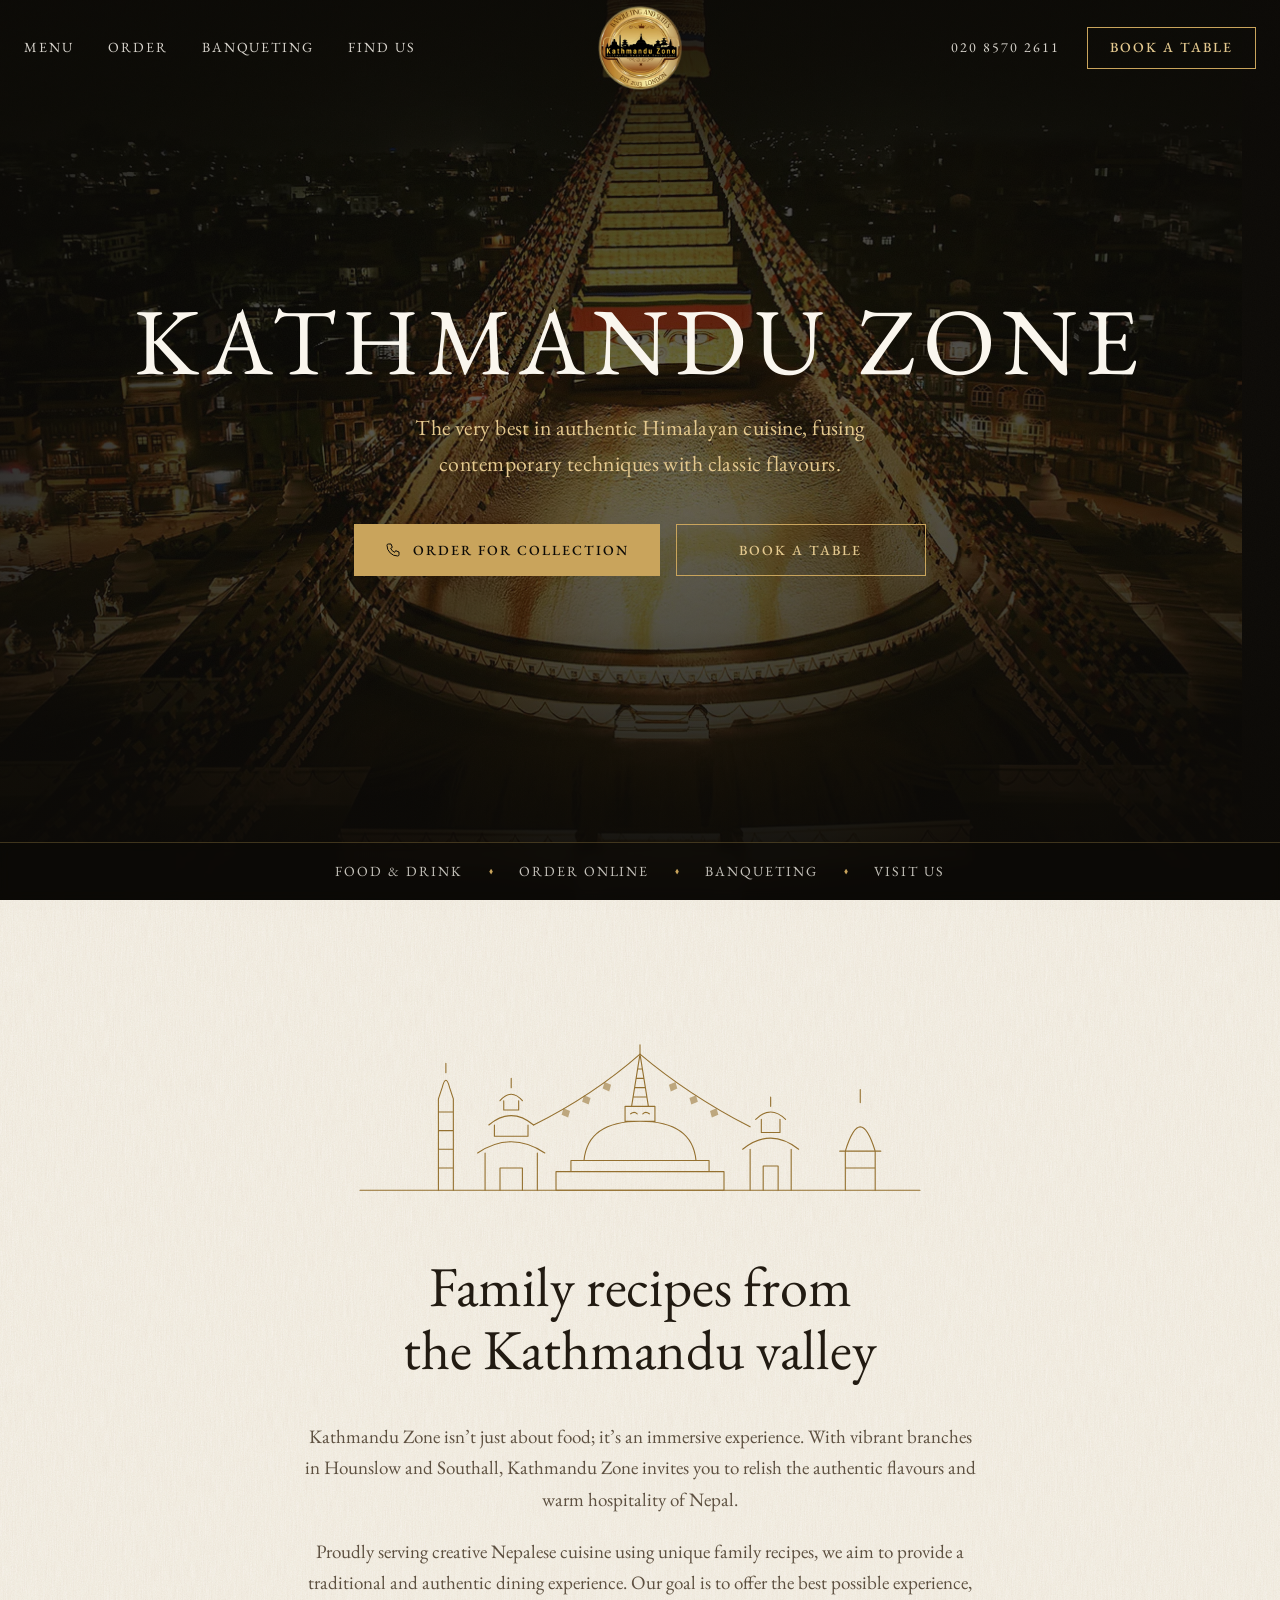
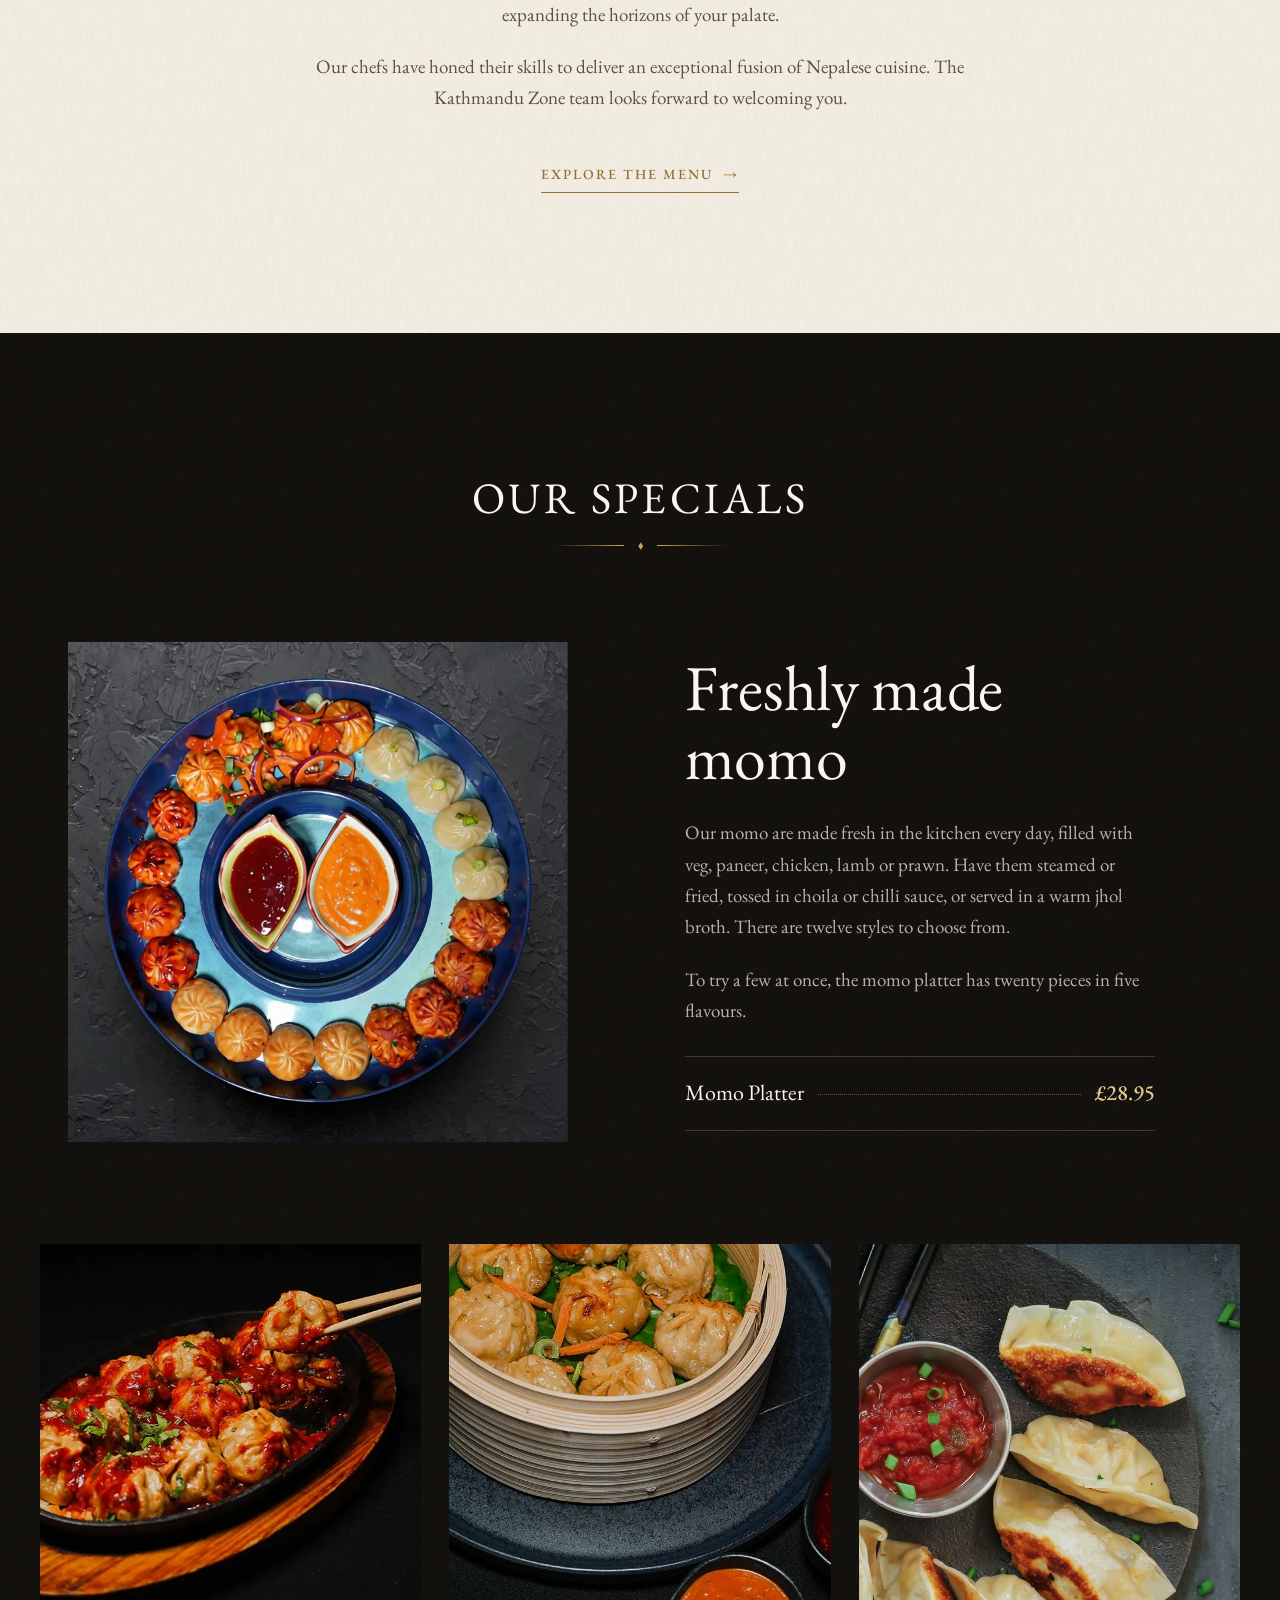
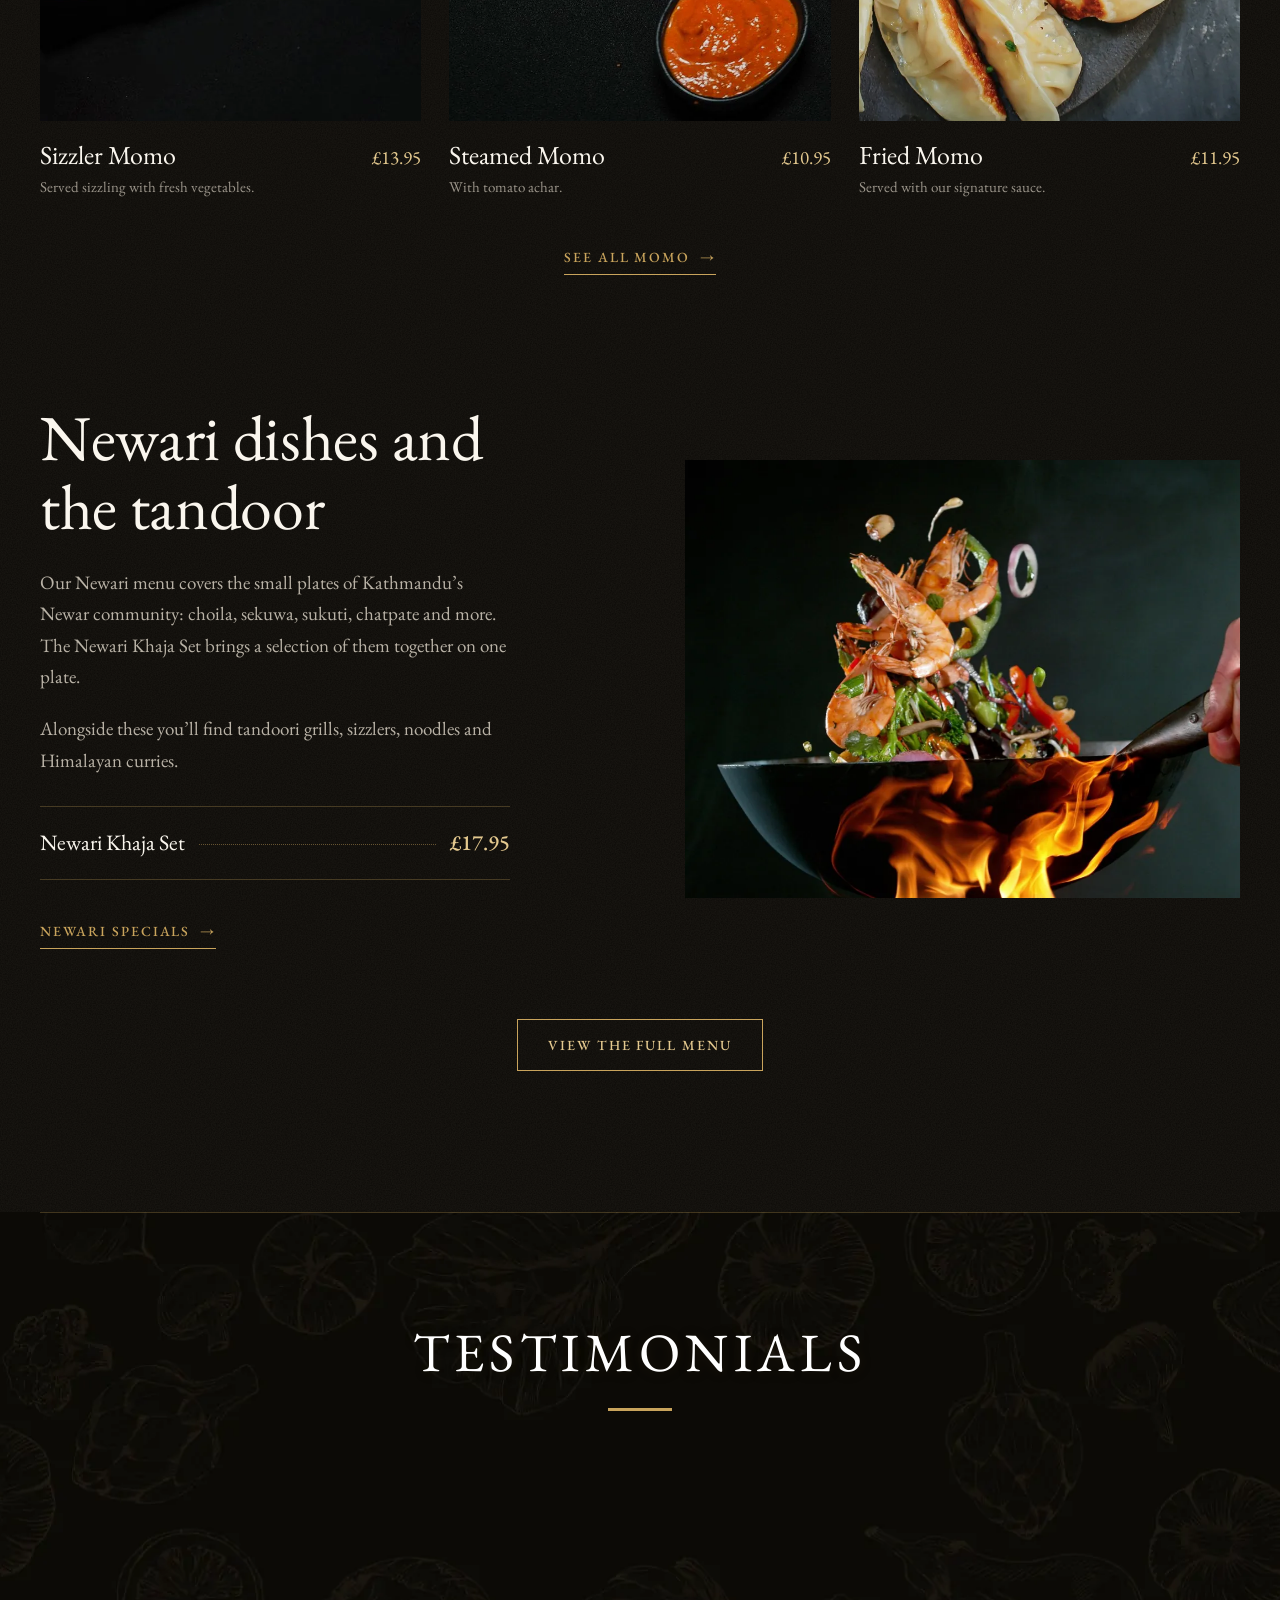
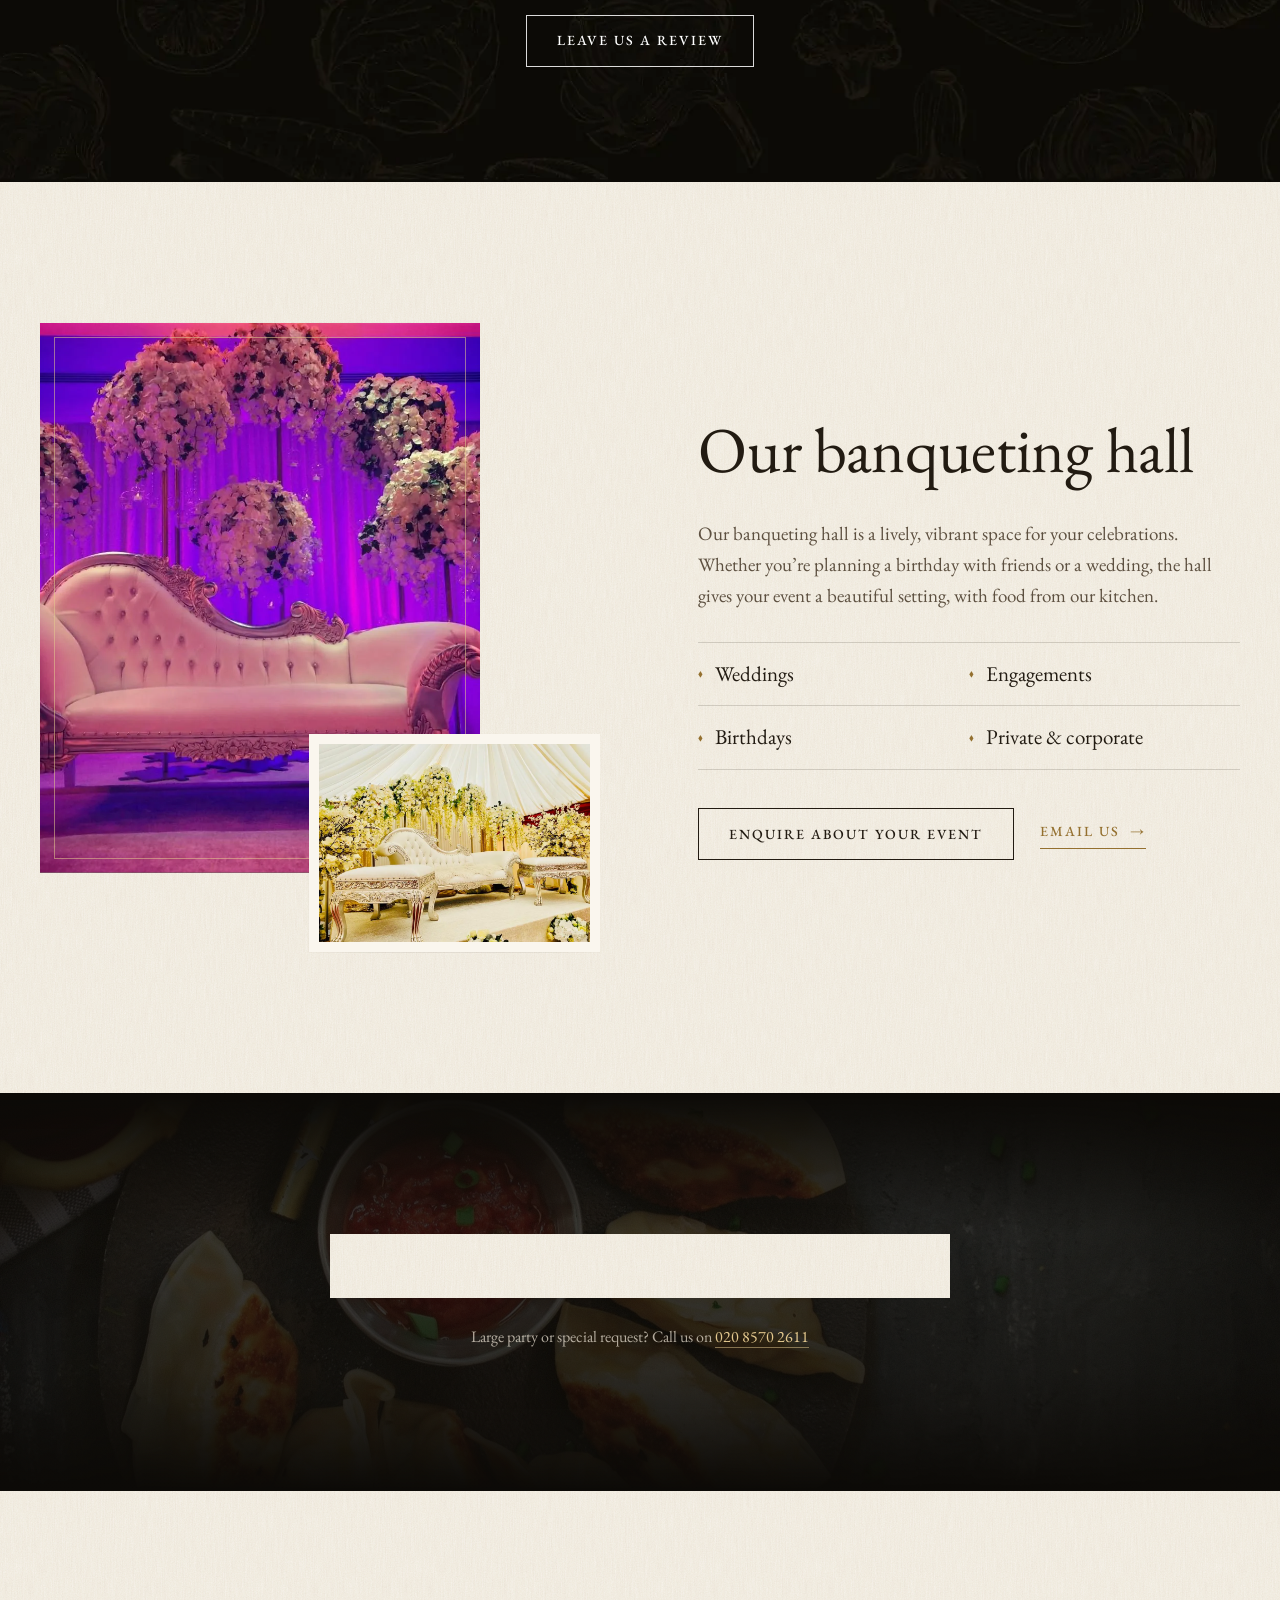
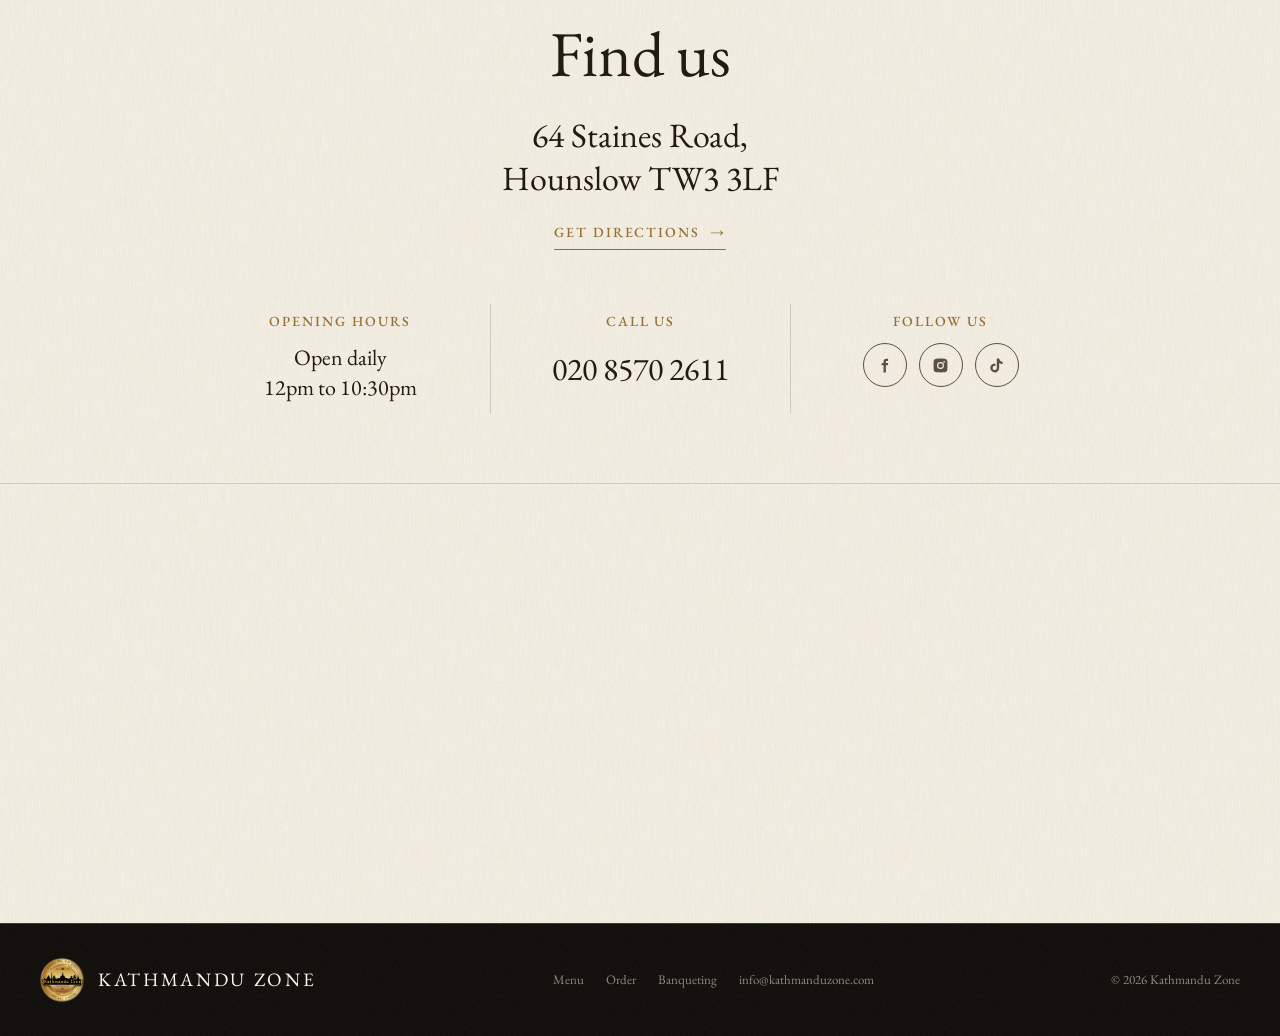
<file: index.html>
<!DOCTYPE html>
<html lang="en-GB">
<head>
<meta charset="utf-8">
<meta name="viewport" content="width=device-width, initial-scale=1">
<title>Kathmandu Zone | Nepalese Restaurant and Banqueting in Hounslow</title>
<meta name="description" content="Authentic Nepalese food in Hounslow since 2013. Freshly made momo, Newari dishes, tandoori grills and a banqueting hall for weddings and parties. Call 020 8570 2611 to order for collection.">
<meta name="theme-color" content="#0c0a07">
<link rel="icon" href="favicon.ico" sizes="48x48">
<link rel="icon" type="image/png" sizes="32x32" href="favicon-32.png">
<link rel="icon" type="image/png" sizes="192x192" href="favicon-192.png">
<link rel="apple-touch-icon" href="apple-touch-icon.png">
<link rel="canonical" href="https://www.kathmanduzone.com/">
<meta property="og:type" content="restaurant">
<meta property="og:site_name" content="Kathmandu Zone">
<meta property="og:locale" content="en_GB">
<meta property="og:url" content="https://www.kathmanduzone.com/">
<meta property="og:title" content="Kathmandu Zone, Authentic Nepalese Restaurant in Hounslow">
<meta property="og:description" content="Freshly made momo, Newari dishes and tandoori grills. Banqueting and suites in Hounslow.">
<meta property="og:image" content="https://www.kathmanduzone.com/images/og-image.jpg">
<meta property="og:image:width" content="1200">
<meta property="og:image:height" content="630">
<meta property="og:image:alt" content="Pan-fried momo with chilli dip at Kathmandu Zone">
<meta name="twitter:card" content="summary_large_image">
<link rel="preconnect" href="https://fonts.googleapis.com">
<link rel="preconnect" href="https://fonts.gstatic.com" crossorigin>
<link href="https://fonts.googleapis.com/css2?family=EB+Garamond:ital,wght@0,400;0,500;0,600;1,400&display=swap" rel="stylesheet">
<link rel="stylesheet" href="css/style.css">
<script type="application/ld+json">
{
  "@context": "https://schema.org",
  "@type": "Restaurant",
  "name": "Kathmandu Zone",
  "description": "Authentic Nepalese restaurant and banqueting hall, est. 2013.",
  "servesCuisine": ["Nepalese", "Newari", "Indian"],
  "telephone": "+442085702611",
  "email": "info@kathmanduzone.com",
  "priceRange": "££",
  "url": "https://www.kathmanduzone.com/",
  "image": "https://www.kathmanduzone.com/images/og-image.jpg",
  "logo": "https://www.kathmanduzone.com/images/logo.png",
  "address": { "@type": "PostalAddress", "streetAddress": "64 Staines Road", "addressLocality": "Hounslow", "postalCode": "TW3 3LF", "addressCountry": "GB" },
  "openingHoursSpecification": [
    { "@type": "OpeningHoursSpecification", "dayOfWeek": ["Monday","Tuesday","Wednesday","Thursday","Friday","Saturday","Sunday"], "opens": "12:00", "closes": "22:30" }
  ],
  "hasMenu": "https://www.kathmanduzone.com/menu.html",
  "acceptsReservations": "https://reservations.redrockrep.co.uk/book/kathmandu-zone",
  "sameAs": ["https://www.facebook.com/kathmanduzone/", "https://www.instagram.com/kathmanduzoneofficial/", "https://www.tiktok.com/@ktmzoneofficial"]
}
</script>
</head>
<body>

<!-- ============ HEADER ============ -->
<header class="site-header" id="top">
  <div class="header-inner">
    <nav class="nav" id="nav" aria-label="Main">
      <a href="menu.html">Menu</a>
      <a href="menu.html#order">Order<span class="nav-extra-inline"> online</span></a>
      <a href="#banqueting">Banqueting</a>
      <a href="#find-us" class="nav-desk">Find us</a>
      <a href="https://reservations.redrockrep.co.uk/book/kathmandu-zone" target="_blank" rel="noopener" class="nav-extra">Book a table</a>
      <a href="tel:02085702611" class="nav-extra nav-call">Call for collection</a>
    </nav>
    <a href="index.html" class="brand" aria-label="Kathmandu Zone home"><img src="images/logo.webp" alt="Kathmandu Zone" width="62" height="62"></a>
    <div class="header-actions">
      <a href="tel:02085702611" class="header-phone">020 8570 2611</a>
      <a href="https://reservations.redrockrep.co.uk/book/kathmandu-zone" target="_blank" rel="noopener" class="btn">Book a table</a>
    </div>
    <button class="menu-toggle" aria-label="Open menu" aria-expanded="false" aria-controls="nav"><span></span></button>
  </div>
</header>

<main>

<!-- ============ HERO ============ -->
<section class="hero" aria-label="Welcome">
  <div class="hero-media" aria-hidden="true">
    <img src="images/hero-boudhanath.webp" alt="" width="1800" height="959" fetchpriority="high">
  </div>
  <div class="hero-content">
    <h1 class="rise" style="--d:.15s">Kathmandu Zone</h1>
    <p class="hero-sub rise" style="--d:.4s">The very best in authentic Himalayan cuisine, fusing contemporary techniques with classic flavours.</p>
    <div class="hero-ctas rise" style="--d:.65s">
      <a href="tel:02085702611" class="btn solid">
        <svg viewBox="0 0 24 24" aria-hidden="true"><path d="M5 3h4l2 5-2.5 1.5a11 11 0 0 0 6 6L16 13l5 2v4a2 2 0 0 1-2 2A16 16 0 0 1 3 5a2 2 0 0 1 2-2"/></svg>
        Order for collection
      </a>
      <a href="https://reservations.redrockrep.co.uk/book/kathmandu-zone" target="_blank" rel="noopener" class="btn">Book a table</a>
    </div>
  </div>
  <nav class="hero-bar" aria-label="Quick links">
    <ul>
      <li><a href="menu.html">Food &amp; drink</a></li>
      <li><a href="menu.html#order">Order online</a></li>
      <li><a href="#banqueting">Banqueting</a></li>
      <li><a href="#find-us">Visit us</a></li>
    </ul>
  </nav>
</section>

<!-- ============ ABOUT ============ -->
<section class="section story paper ivory center" id="story">
  <div class="container">
    <div class="skyline" aria-hidden="true">
      <svg viewBox="0 0 600 170">
        <path class="draw" d="M0 160 H600"/>
        <!-- Dharahara tower -->
        <path class="draw" d="M84 160 V62 L88 50 Q92 34 96 50 L100 62 V160 M84 76 H100 M84 96 H100 M84 116 H100 M84 136 H100 M92 34 V24"/>
        <!-- pagoda, three tiers -->
        <path class="draw" d="M162 50 V40 M150 64 Q162 50 174 64 M154 64 V74 H170 V64 M138 90 Q162 70 186 90 M144 90 V102 H180 V90 M126 120 Q162 96 198 120 M134 120 V160 M190 120 V160 M150 160 V136 H174 V160"/>
        <!-- prayer flag lines -->
        <path class="draw" d="M300 14 Q250 58 186 90 M300 14 Q352 58 418 92"/>
        <!-- Boudhanath stupa -->
        <path class="draw" d="M300 4 V14 M291 70 L300 14 L309 70 M293 60 H307 M295 50 H305 M296 40 H304 M298 30 H302 M284 70 H316 V86 H284 Z M290 78 Q294 75 297 78 M303 78 Q306 75 310 78 M240 128 Q244 86 300 86 Q356 86 360 128 Z M226 128 H374 V140 H226 Z M210 140 H390 V160 H210 Z"/>
        <!-- two-tier temple -->
        <path class="draw" d="M440 70 V60 M424 84 Q440 68 456 84 M430 84 V98 H450 V84 M410 116 Q440 92 470 116 M418 116 V160 M462 116 V160 M432 160 V134 H448 V160"/>
        <!-- shikhara temple -->
        <path class="draw" d="M520 160 V118 Q536 66 552 118 V160 M536 66 V52 M514 118 H558 M520 136 H552"/>
        <!-- flags -->
        <path class="flag" d="M262 44 l7 3 -2 7 -7 -3 z M240 58 l7 3 -2 7 -7 -3 z M218 72 l7 3 -2 7 -7 -3 z M338 44 l-7 3 2 7 7 -3 z M360 58 l-7 3 2 7 7 -3 z M382 72 l-7 3 2 7 7 -3 z"/>
      </svg>
    </div>
    <h2 class="quote reveal">Family recipes from the Kathmandu valley</h2>
    <div class="story-body reveal">
      <p>Kathmandu Zone isn’t just about food; it’s an immersive experience. With vibrant branches in Hounslow and Southall, Kathmandu Zone invites you to relish the authentic flavours and warm hospitality of Nepal.</p>
      <p>Proudly serving creative Nepalese cuisine using unique family recipes, we aim to provide a traditional and authentic dining experience. Our goal is to offer the best possible experience, expanding the horizons of your palate.</p>
      <p>Our chefs have honed their skills to deliver an exceptional fusion of Nepalese cuisine. The Kathmandu Zone team looks forward to welcoming you.</p>
    </div>
    <div class="story-meta reveal">
      <a href="menu.html" class="text-link">Explore the menu <span class="arrow">→</span></a>
    </div>
  </div>
</section>

<!-- ============ SIGNATURE ============ -->
<section class="section dark" id="signature">
  <div class="container">
    <div class="section-head reveal">
      <h2>Our specials</h2>
      <div class="rule"><span>◆</span></div>
    </div>

    <div class="feature">
      <div class="feature-media">
        <div class="video-frame square reveal-img">
          <img src="images/momo-platter.webp" alt="The momo platter: steamed, fried, chilli, tandoori and sadeko momo around two dipping sauces" loading="lazy" width="768" height="768">
        </div>
        <!-- Previous version: the momo video. To switch back, replace the frame above with this.
        <div class="video-frame reveal-img">
          <video data-autoplay data-segments="4.8-5.4@0.15, 5.4-9.6@0.4, 0.32-4.52@1" muted loop playsinline preload="metadata" poster="images/momo-poster.webp">
            <source src="videos/momo.mp4" type="video/mp4">
          </video>
        </div>
        -->
      </div>
      <div class="feature-text">
        <h2 class="title reveal">Freshly made momo</h2>
        <p class="reveal">Our momo are made fresh in the kitchen every day, filled with veg, paneer, chicken, lamb or prawn. Have them steamed or fried, tossed in choila or chilli sauce, or served in a warm jhol broth. There are twelve styles to choose from.</p>
        <p class="reveal">To try a few at once, the momo platter has twenty pieces in five flavours.</p>
        <div class="feature-price reveal"><span>Momo Platter</span><b>£28.95</b></div>
      </div>
    </div>

    <div class="dishes momo-dishes">
      <a href="menu.html#momo" class="dish reveal">
        <div class="dish-img"><img src="images/sizzler-momo.webp" alt="Sizzler momo on a hot iron platter" loading="lazy" width="1080" height="780"></div>
        <h3>Sizzler Momo <span>£13.95</span></h3>
        <p>Served sizzling with fresh vegetables.</p>
      </a>
      <a href="menu.html#momo" class="dish reveal" style="--d:.12s">
        <div class="dish-img"><img src="images/steamed-momo.webp" alt="Steamed momo in a bamboo basket with tomato achar" loading="lazy" width="1080" height="820"></div>
        <h3>Steamed Momo <span>£10.95</span></h3>
        <p>With tomato achar.</p>
      </a>
      <a href="menu.html#momo" class="dish reveal" style="--d:.24s">
        <div class="dish-img"><img src="images/momo-board.webp" alt="Pan-fried momo with chilli dip on a slate board" loading="lazy" width="1600" height="900"></div>
        <h3>Fried Momo <span>£11.95</span></h3>
        <p>Served with our signature sauce.</p>
      </a>
    </div>
    <div class="dishes-link reveal"><a href="menu.html#momo" class="text-link">See all momo <span class="arrow">→</span></a></div>

    <div class="feature flip">
      <div class="feature-media">
        <div class="wide-frame reveal-img"><img data-parallax src="images/wok-prawns.webp" alt="King prawns, peppers and greens tossed over a flaming wok" loading="lazy" width="1600" height="900"></div>
      </div>
      <div class="feature-text">
        <h2 class="title reveal">Newari dishes and the tandoor</h2>
        <p class="reveal">Our Newari menu covers the small plates of Kathmandu’s Newar community: choila, sekuwa, sukuti, chatpate and more. The Newari Khaja Set brings a selection of them together on one plate.</p>
        <p class="reveal">Alongside these you’ll find tandoori grills, sizzlers, noodles and Himalayan curries.</p>
        <div class="feature-price reveal"><span>Newari Khaja Set</span><b>£17.95</b></div>
        <a href="menu.html#newari" class="text-link reveal">Newari specials <span class="arrow">→</span></a>
      </div>
    </div>


    <div class="signature-foot reveal">
      <a href="menu.html" class="btn">View the full menu</a>
    </div>
  </div>
</section>

<!-- ============ REVIEWS ============ -->
<section class="section testimonials center" id="reviews">
  <div class="container">
    <h2 class="reveal">Testimonials</h2>
    <span class="t-rule reveal" aria-hidden="true"></span>
    <div class="reviews-widget reveal">
      <!-- Review Pixel -->
      <script type="text/javascript">
      !function(){var e,t=document;e=function(){if(window.EMRPixel)return console.info("EMR: Pixel already loaded");var e=t.createElement("script");e.defer=!0,e.src="https://cdn2.revw.me/js/pixel.js?t="+864e5*Math.ceil(new Date/864e5);var n=t.getElementsByTagName("script")[0];n.charset="utf-8",n.parentNode.insertBefore(e,n),e.onload=function(){EMRPixel.init("app.redrockrep.com.au",539)}},"interactive"===t.readyState||"complete"===t.readyState?e():t.addEventListener("DOMContentLoaded",e)}();
      </script><emr-simple-carousel widget-id="bbcbcc7e-9e20-4e10-92ed-6cf8f1856b6a"></emr-simple-carousel>
      <!-- Review Pixel End -->
    </div>
    <div class="reveal" style="margin-top:40px">
      <a href="https://g.page/r/Cb_OOvDT0gf5EBM/review" target="_blank" rel="noopener" class="btn light">Leave us a review</a>
    </div>
  </div>
</section>

<!-- ============ BANQUETING ============ -->
<section class="section paper ivory" id="banqueting">
  <div class="container banquet-grid">
    <div class="collage">
      <div class="a video-frame reveal-img">
        <video data-autoplay data-end="25" muted loop playsinline preload="metadata" poster="images/banquet-stage.webp" aria-label="A look around the Kathmandu Zone banqueting hall">
          <source src="videos/restaurant.mp4" type="video/mp4">
        </video>
      </div>
      <div class="b reveal-img"><img src="images/banquet-ivory.webp" alt="Ivory and gold banquet seating framed by white flowers" loading="lazy" width="1024" height="768"></div>
    </div>
    <div class="banquet-text">
      <h2 class="title reveal">Our banqueting hall</h2>
      <p class="reveal">Our banqueting hall is a lively, vibrant space for your celebrations. Whether you’re planning a birthday with friends or a wedding, the hall gives your event a beautiful setting, with food from our kitchen.</p>
      <ul class="occasions reveal">
        <li>Weddings</li>
        <li>Engagements</li>
        <li>Birthdays</li>
        <li>Private &amp; corporate</li>
      </ul>
      <div class="banquet-ctas reveal">
        <a href="tel:02085702611" class="btn ink">Enquire about your event</a>
        <a href="mailto:info@kathmanduzone.com?subject=Banqueting%20enquiry" class="text-link">Email us <span class="arrow">→</span></a>
      </div>
    </div>
  </div>
</section>

<!-- ============ BOOK (placeholder until the booking system is built) ============ -->
<section class="section book center" id="book">
  <div class="book-bg" aria-hidden="true"><img data-parallax src="images/hero-momo.webp" alt="" loading="lazy" width="1920" height="1080"></div>
  <div class="container">
    <h2 class="sr-only">Book a table</h2>
    <div class="book-panel reveal" id="booking-widget">
      <!-- Redrock booking widget -->
      <div data-redrock-booking="kathmandu-zone"></div>
      <script src="https://reservations.redrockrep.co.uk/widget.js" async></script>
    </div>
    <p class="book-call reveal">Large party or special request? Call us on <a href="tel:02085702611">020 8570 2611</a></p>
  </div>
</section>

<!-- ============ FIND US ============ -->
<section class="find-us paper ivory" id="find-us">
  <div class="container">
    <h2 class="title reveal">Find us</h2>
    <address class="find-address reveal">64 Staines Road,<br>Hounslow TW3 3LF</address>
    <a href="https://www.google.com/maps/dir/?api=1&amp;destination=Kathmandu+Zone+64+Staines+Rd+Hounslow+TW3+3LF" target="_blank" rel="noopener" class="text-link reveal">Get directions <span class="arrow">→</span></a>

    <div class="find-cols">
      <div class="find-col reveal">
        <h3>Opening hours</h3>
        <p>Open daily<br>12pm to 10:30pm</p>
      </div>
      <div class="find-col reveal" style="--d:.1s">
        <h3>Call us</h3>
        <a href="tel:02085702611" class="find-phone">020 8570 2611</a>
      </div>
      <div class="find-col reveal" style="--d:.2s">
        <h3>Follow us</h3>
        <div class="socials">
          <a href="https://www.facebook.com/kathmanduzone/" target="_blank" rel="noopener" aria-label="Facebook"><svg viewBox="0 0 24 24"><path d="M14 8.5V6.8c0-.8.2-1.3 1.4-1.3H17V2.6c-.3 0-1.3-.1-2.4-.1-2.4 0-4 1.4-4 4.1v1.9H8v3.2h2.6V22H14v-10.3h2.7l.4-3.2H14z"/></svg></a>
          <a href="https://www.instagram.com/kathmanduzoneofficial/" target="_blank" rel="noopener" aria-label="Instagram"><svg viewBox="0 0 24 24"><path d="M12 2.2c3.2 0 3.6 0 4.8.1 1.2.1 1.8.2 2.2.4.6.2 1 .5 1.4.9.4.4.7.8.9 1.4.2.4.4 1.1.4 2.2.1 1.3.1 1.6.1 4.8s0 3.6-.1 4.8c-.1 1.2-.2 1.8-.4 2.2-.2.6-.5 1-.9 1.4-.4.4-.8.7-1.4.9-.4.2-1.1.4-2.2.4-1.3.1-1.6.1-4.8.1s-3.6 0-4.8-.1c-1.2-.1-1.8-.2-2.2-.4-.6-.2-1-.5-1.4-.9-.4-.4-.7-.8-.9-1.4-.2-.4-.4-1.1-.4-2.2-.1-1.3-.1-1.6-.1-4.8s0-3.6.1-4.8c.1-1.2.2-1.8.4-2.2.2-.6.5-1 .9-1.4.4-.4.8-.7 1.4-.9.4-.2 1.1-.4 2.2-.4 1.2-.1 1.6-.1 4.8-.1zm0 4.9a4.9 4.9 0 1 0 0 9.8 4.9 4.9 0 0 0 0-9.8zm0 8.1a3.2 3.2 0 1 1 0-6.4 3.2 3.2 0 0 1 0 6.4zm5.1-9.4a1.1 1.1 0 1 0 0 2.3 1.1 1.1 0 0 0 0-2.3z"/></svg></a>
          <a href="https://www.tiktok.com/@ktmzoneofficial" target="_blank" rel="noopener" aria-label="TikTok"><svg viewBox="0 0 24 24"><path d="M19.6 6.7a4.8 4.8 0 0 1-3.8-4.2V2h-3.4v13.4a2.9 2.9 0 1 1-2-2.7V9.2a6.3 6.3 0 1 0 5.4 6.2V8.6a8.2 8.2 0 0 0 4.8 1.5V6.8l-1-.1z"/></svg></a>
        </div>
      </div>
    </div>
  </div>
  <div class="find-map">
    <iframe title="Map showing Kathmandu Zone, 64 Staines Road, Hounslow" src="https://www.google.com/maps?q=Kathmandu+Zone,+64+Staines+Rd,+Hounslow+TW3+3LF&amp;output=embed" loading="lazy" referrerpolicy="no-referrer-when-downgrade" allowfullscreen></iframe>
  </div>
</section>

</main>

<!-- ============ FOOTER ============ -->
<footer class="site-footer dark deep">
  <div class="container footer-inner">
    <a href="#top" class="footer-brand"><img src="images/logo.webp" alt="" width="44" height="44" loading="lazy"><span>Kathmandu Zone</span></a>
    <div class="footer-links">
      <a href="menu.html">Menu</a>
      <a href="menu.html#order">Order</a>
      <a href="#banqueting">Banqueting</a>
      <a href="mailto:info@kathmanduzone.com">info@kathmanduzone.com</a>
    </div>
    <span>© <span data-year>2026</span> Kathmandu Zone</span>
  </div>
</footer>

<div class="call-bar" aria-label="Quick actions">
  <a href="https://reservations.redrockrep.co.uk/book/kathmandu-zone" target="_blank" rel="noopener">Book a table</a>
  <a href="tel:02085702611">Call to order</a>
</div>

<script src="js/main.js"></script>
</body>
</html>
</file>
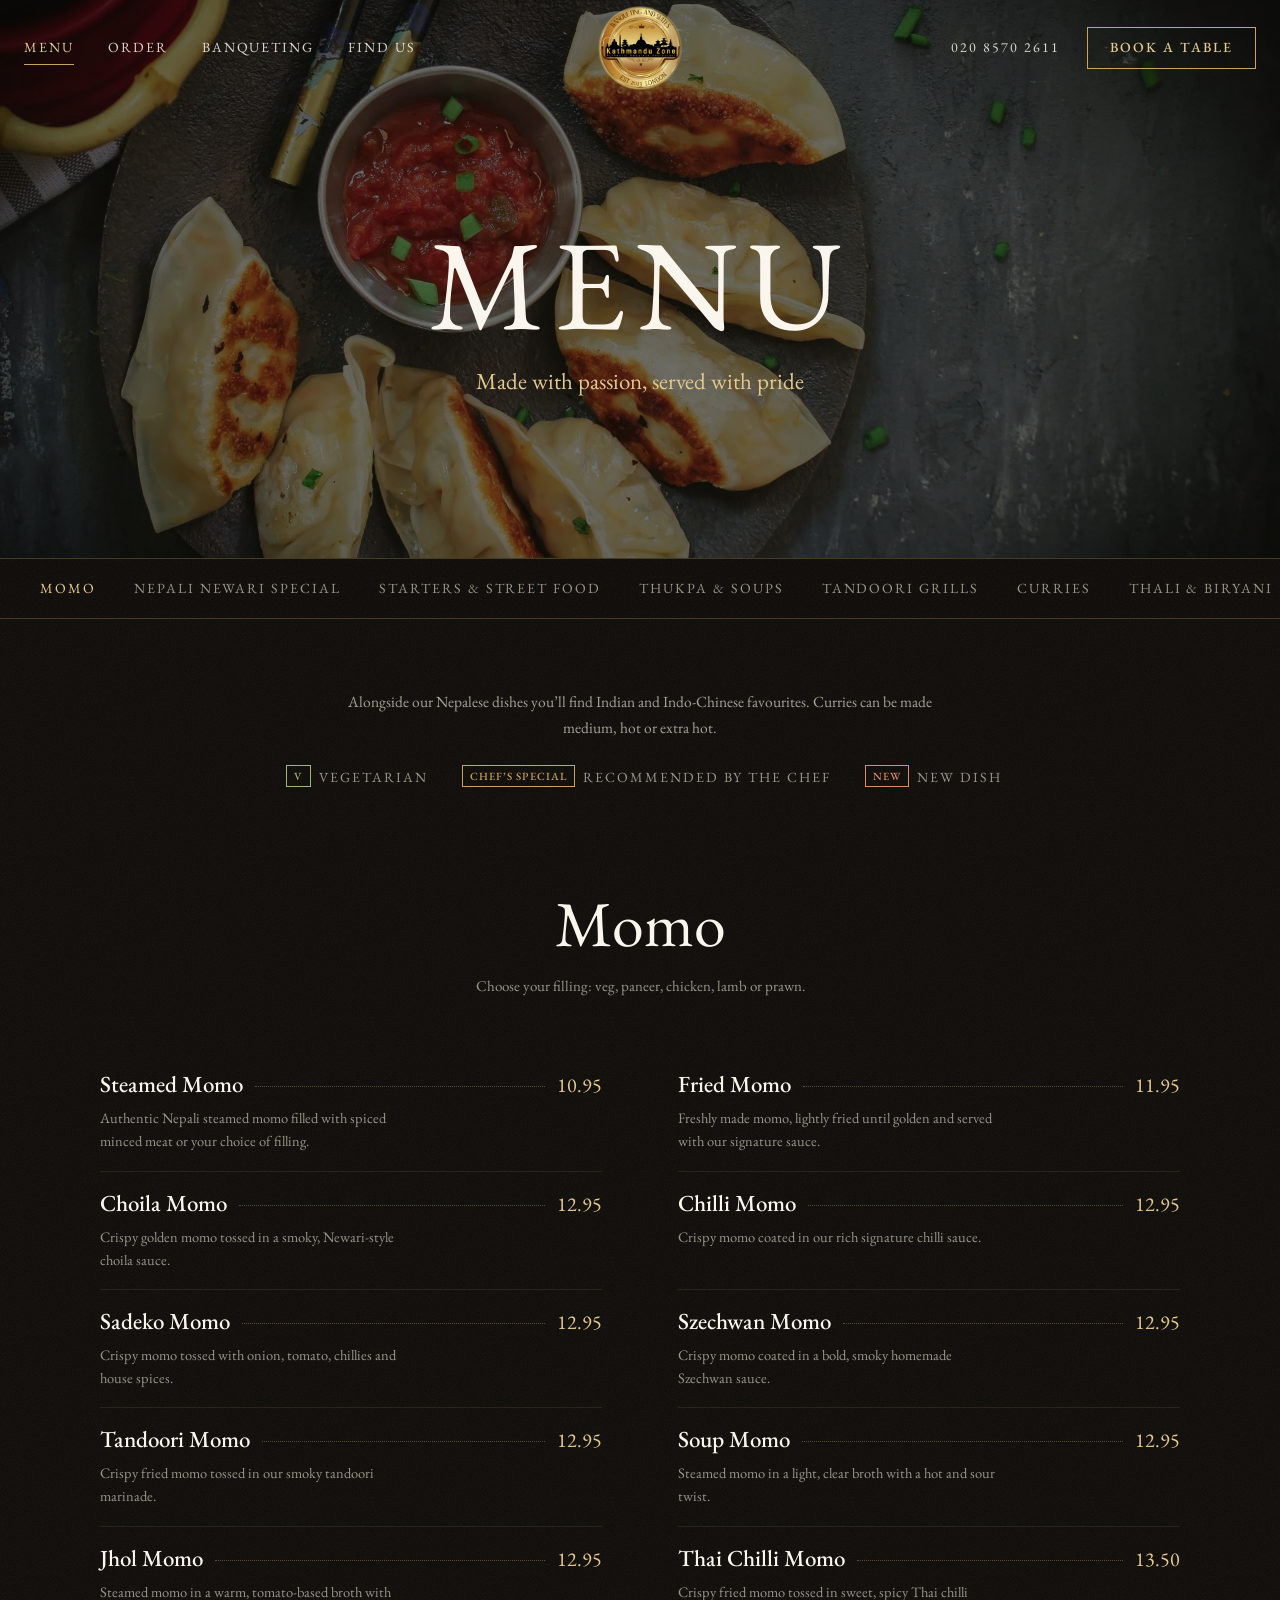
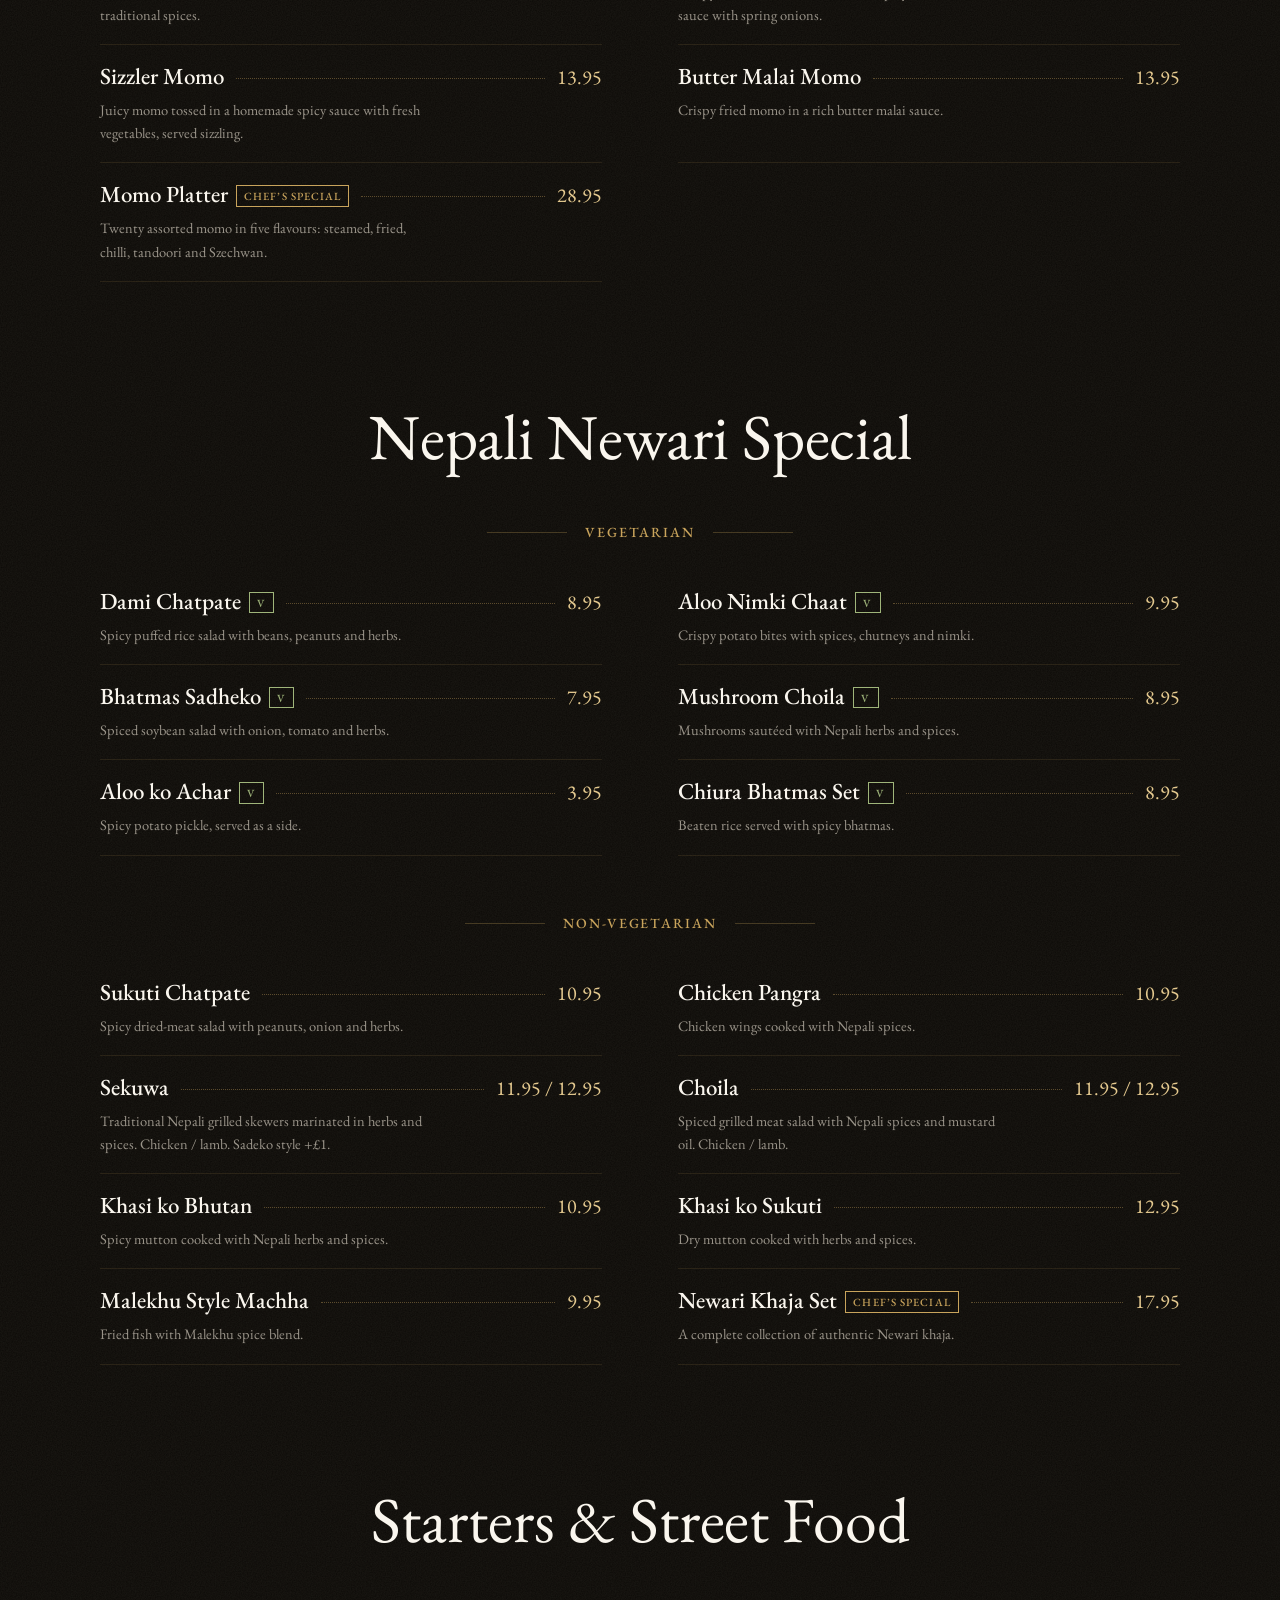
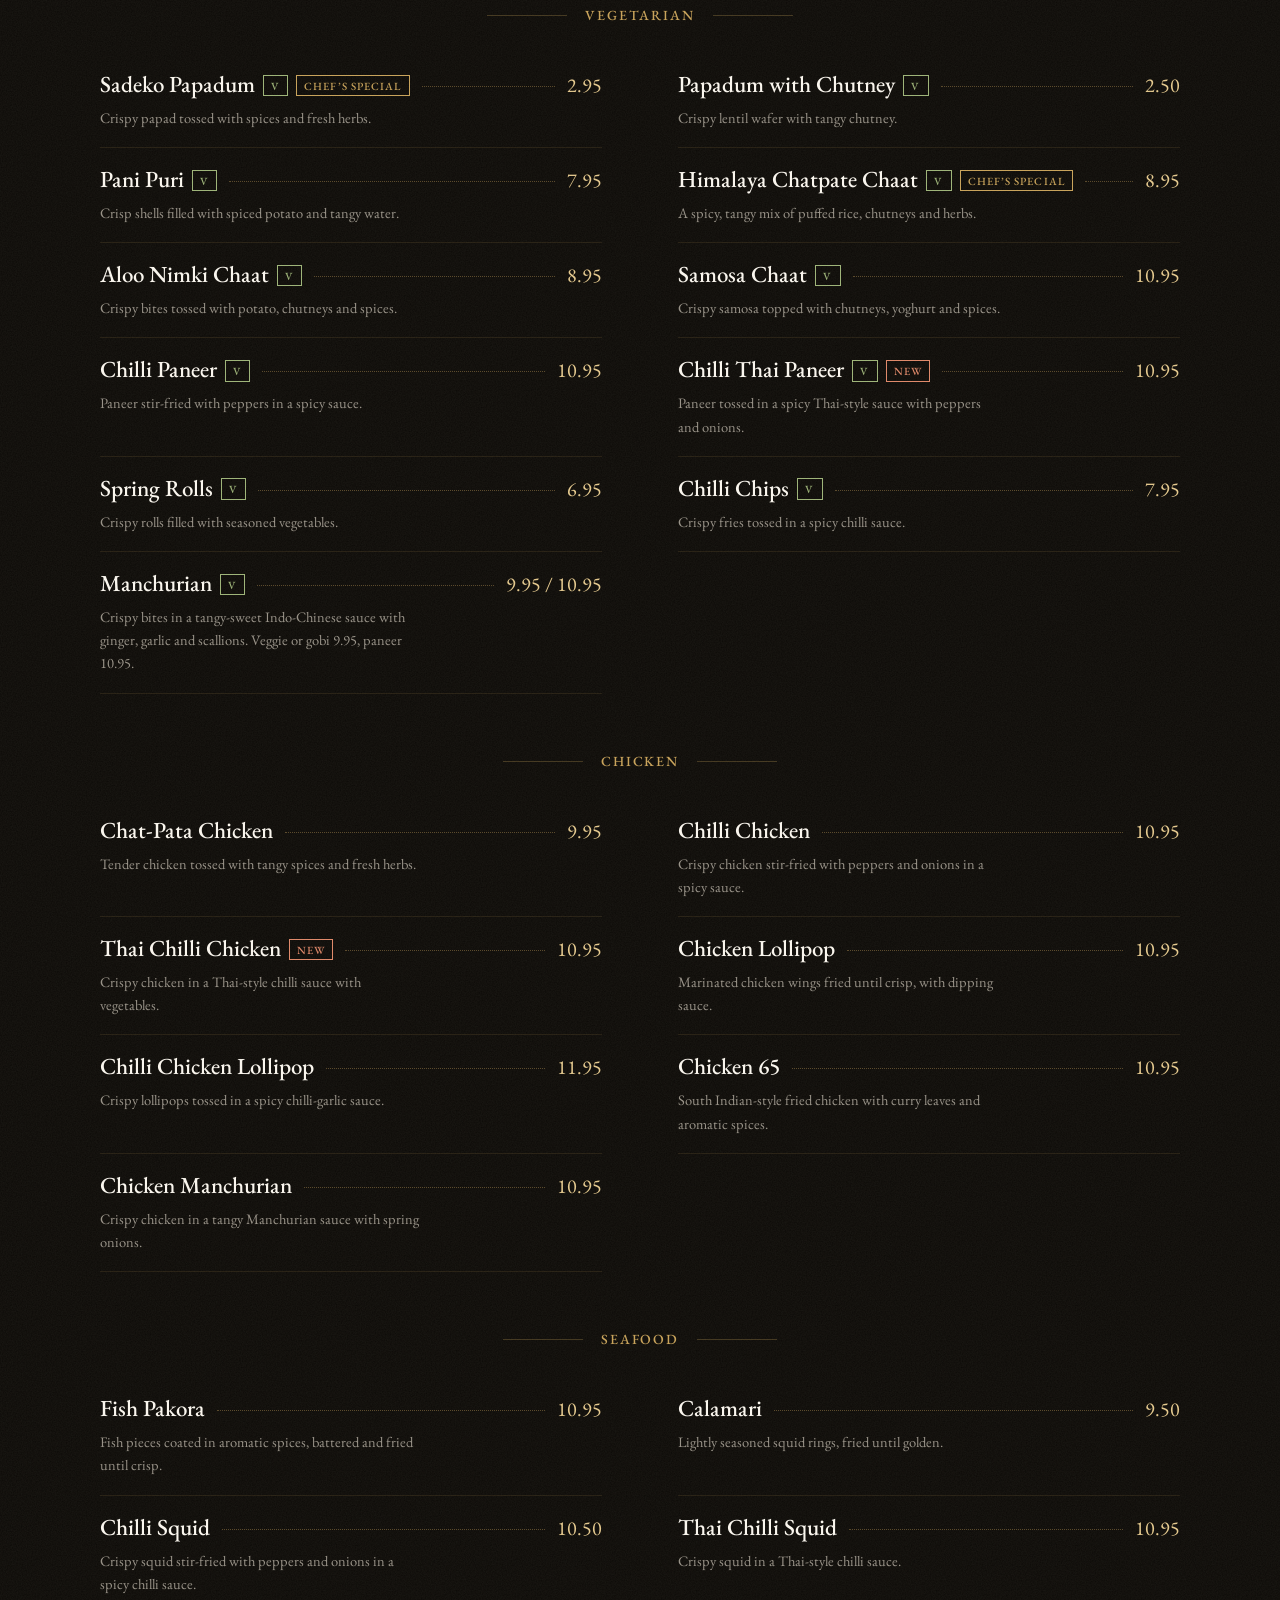
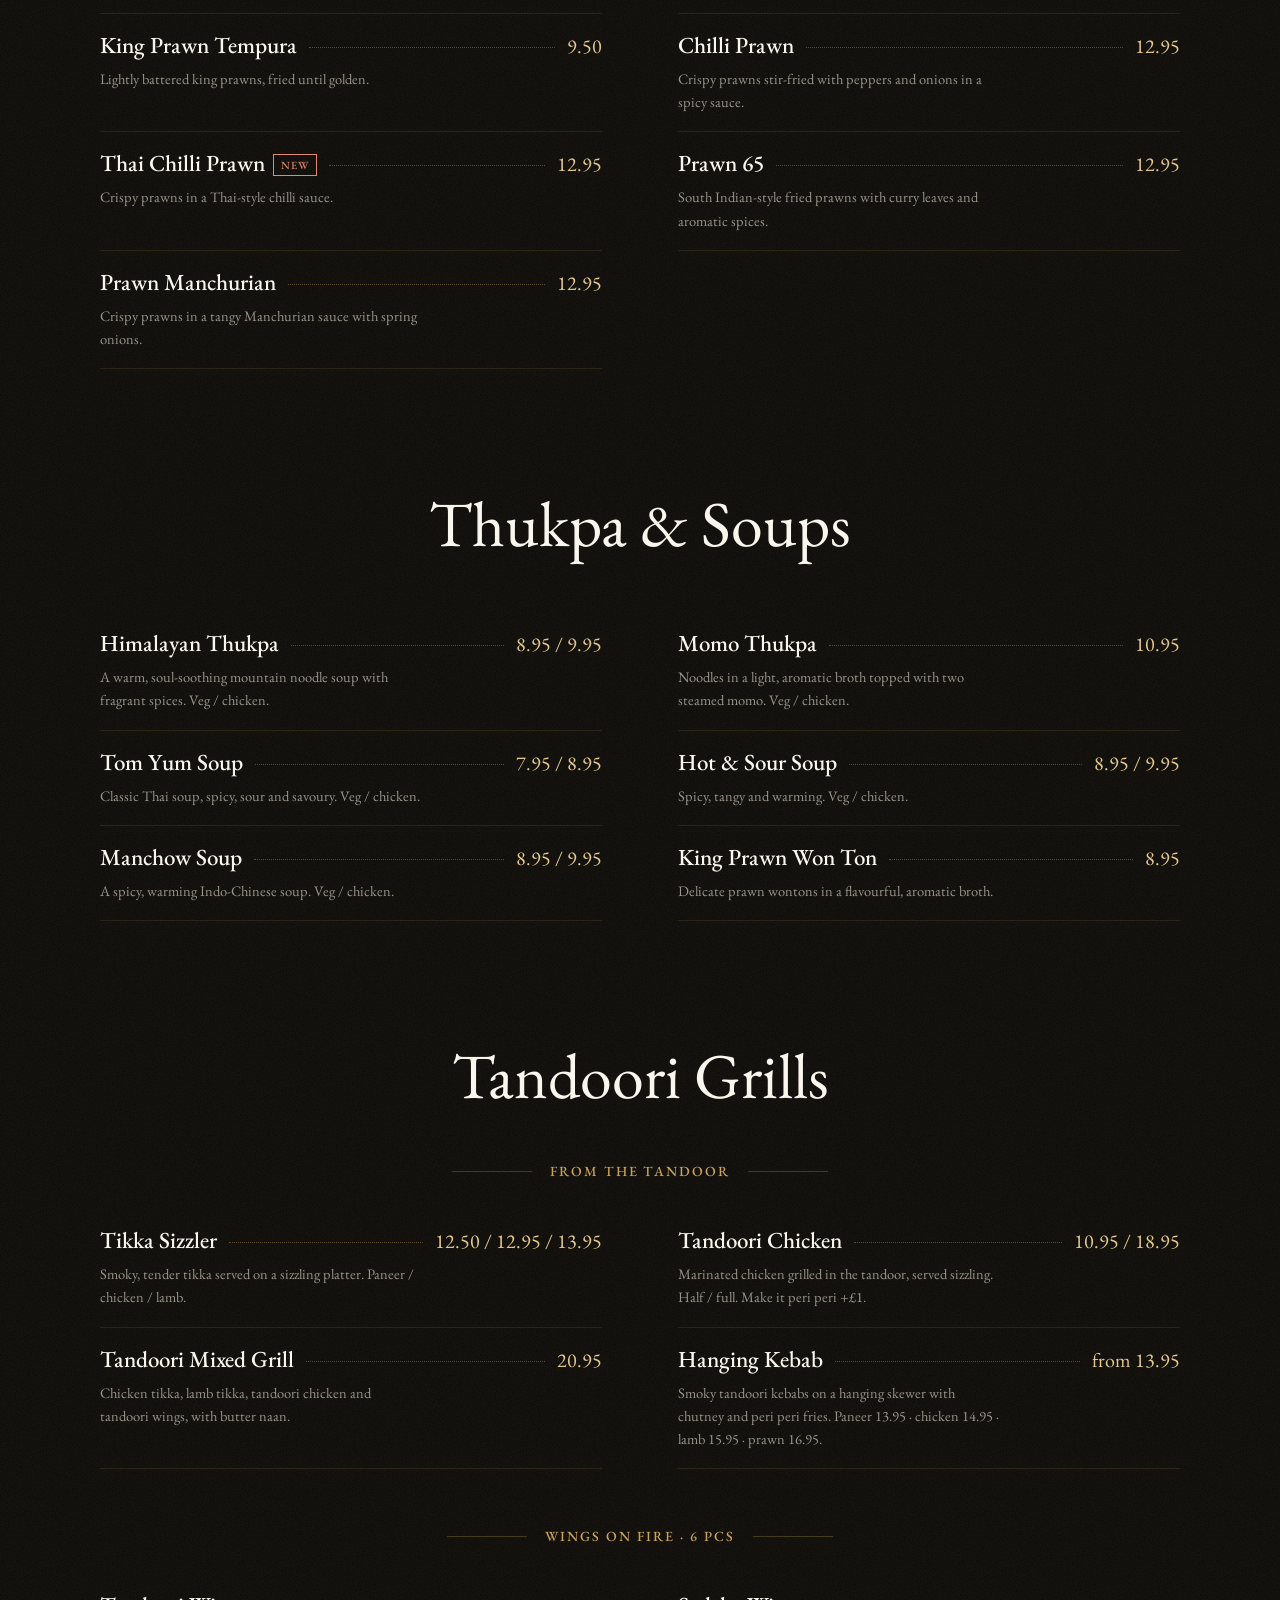
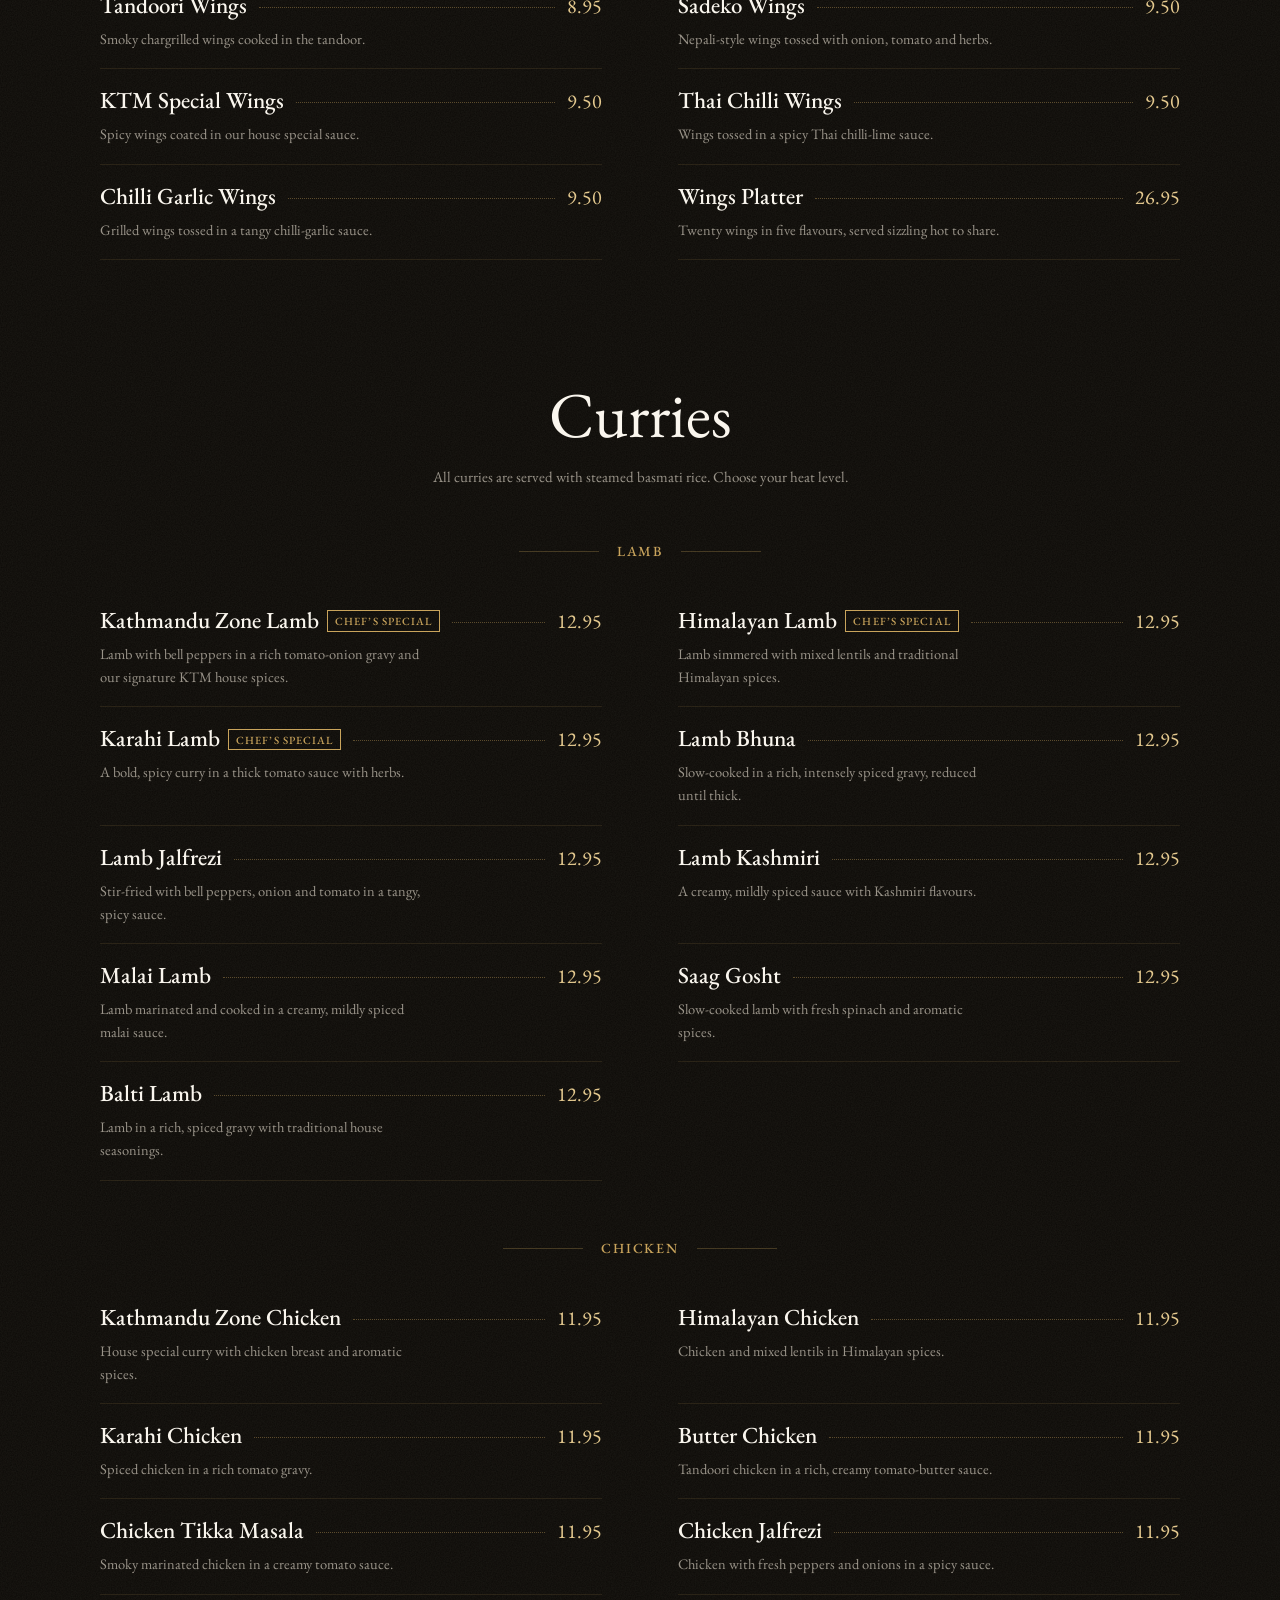
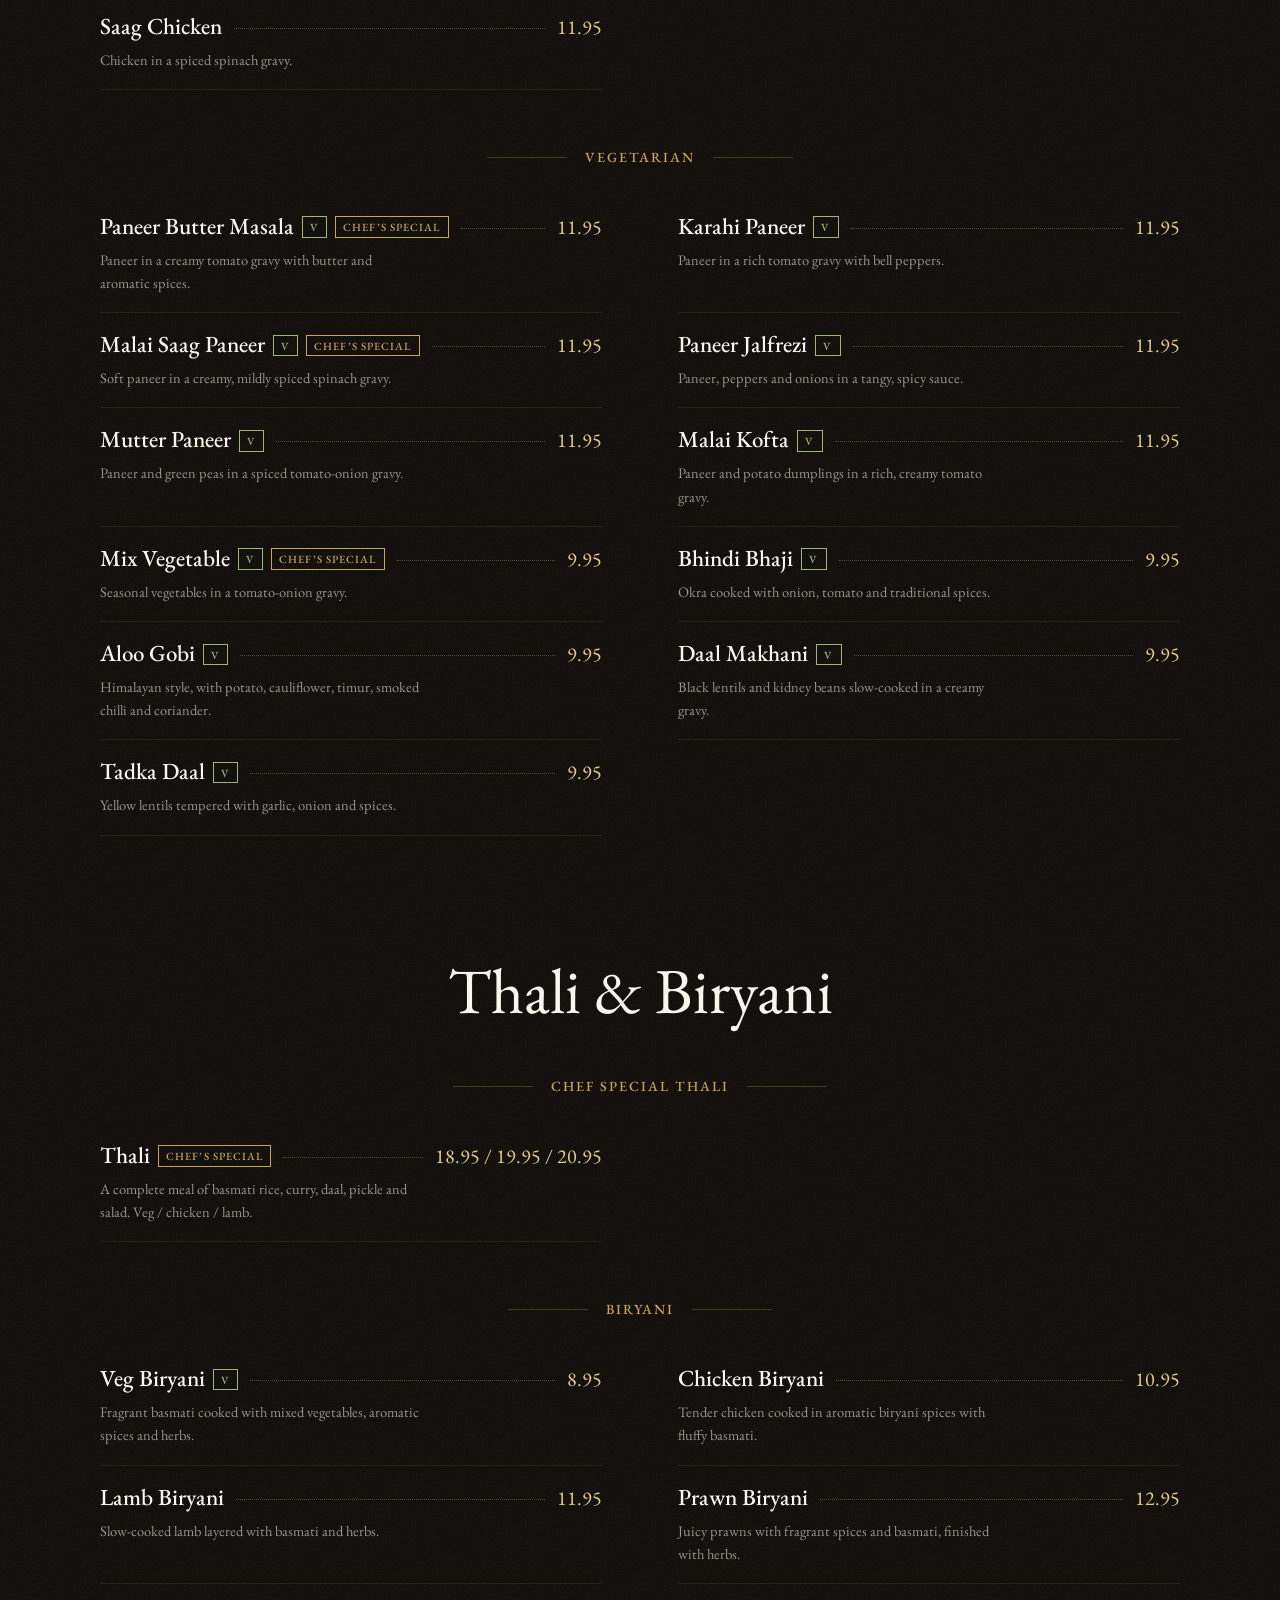
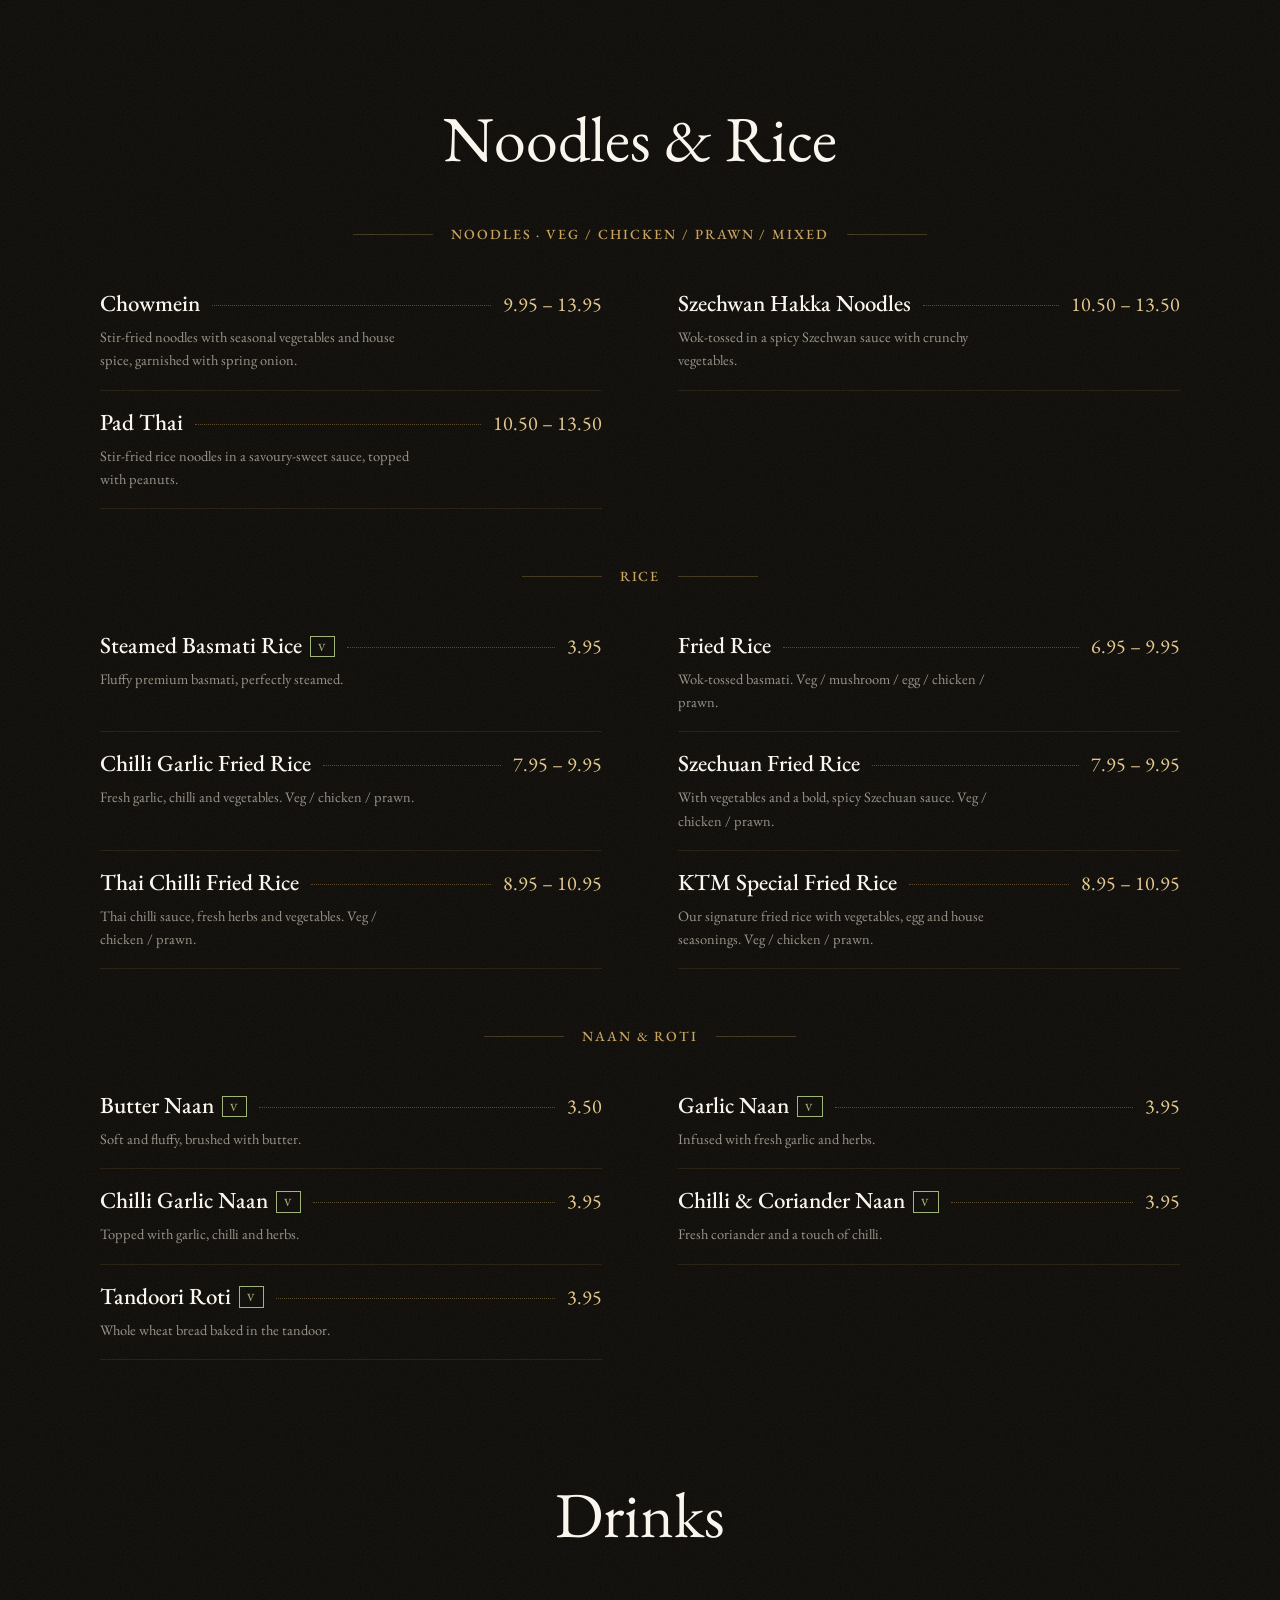
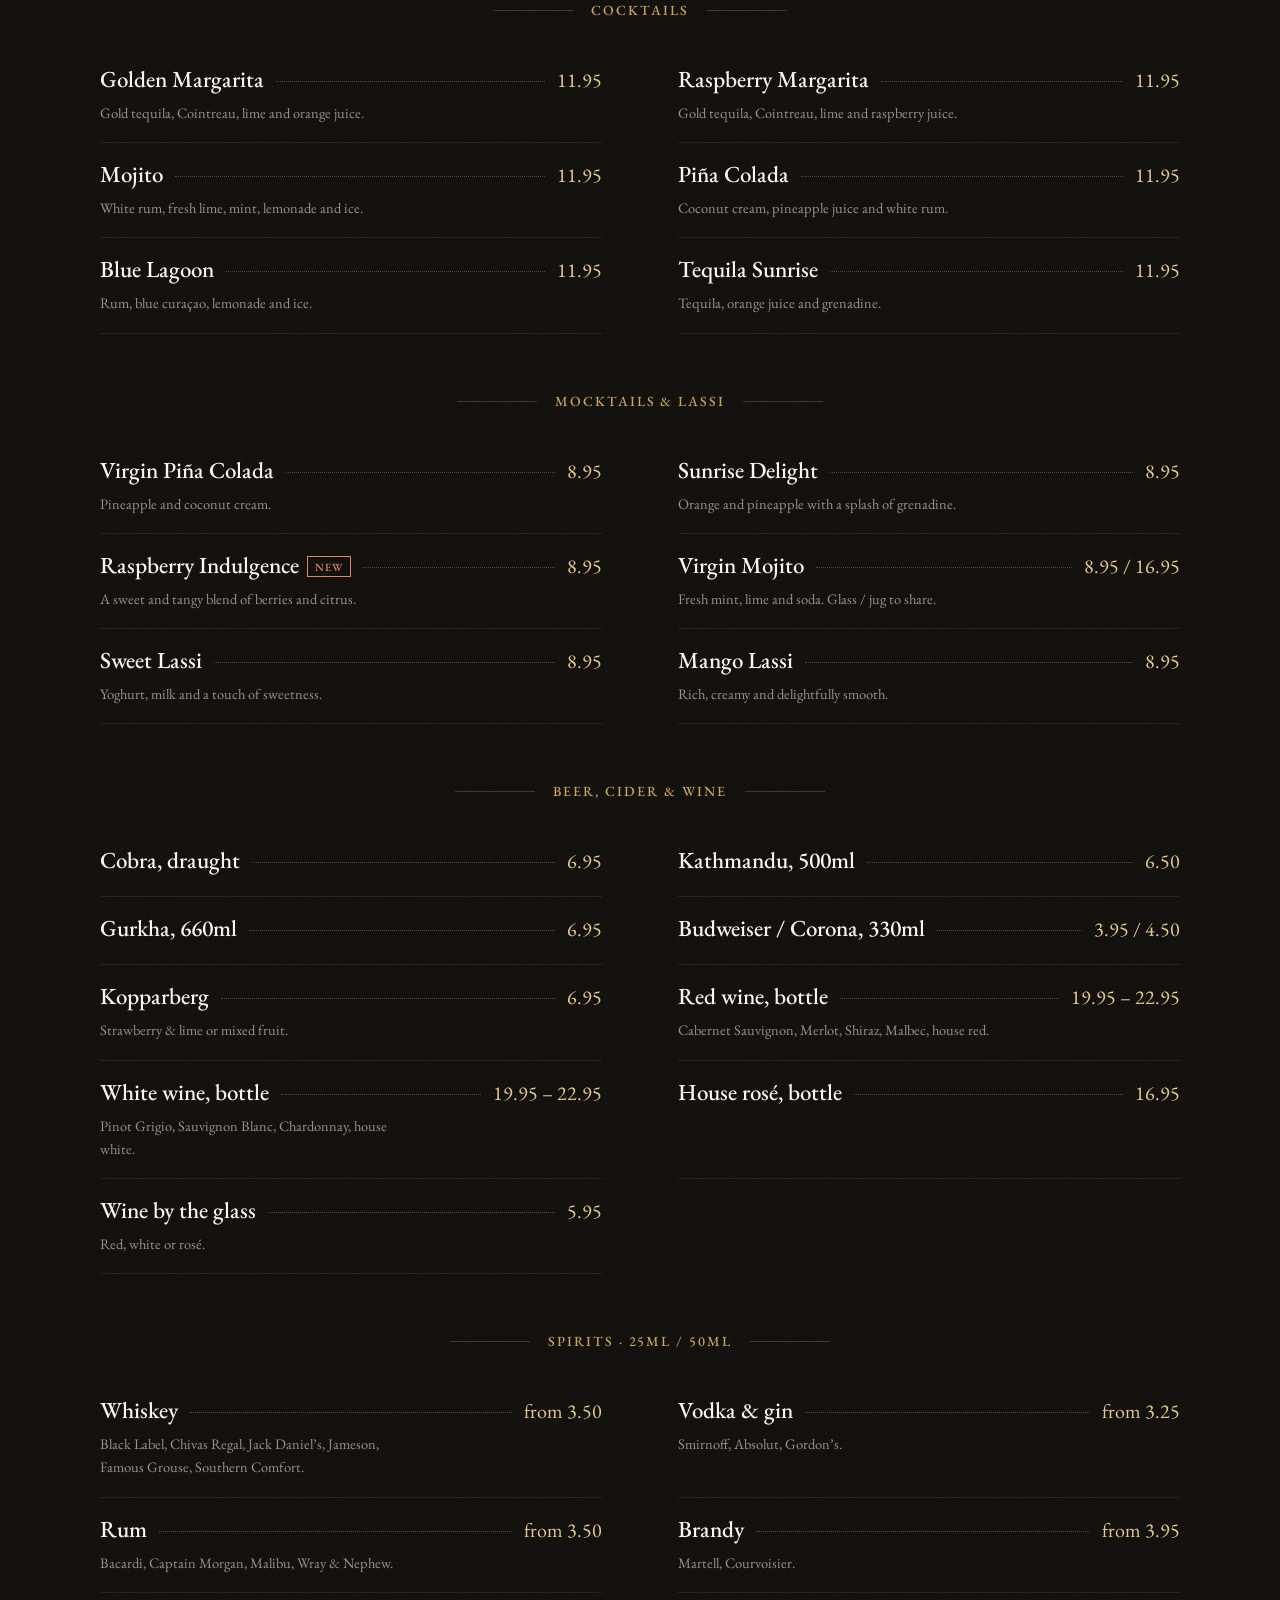
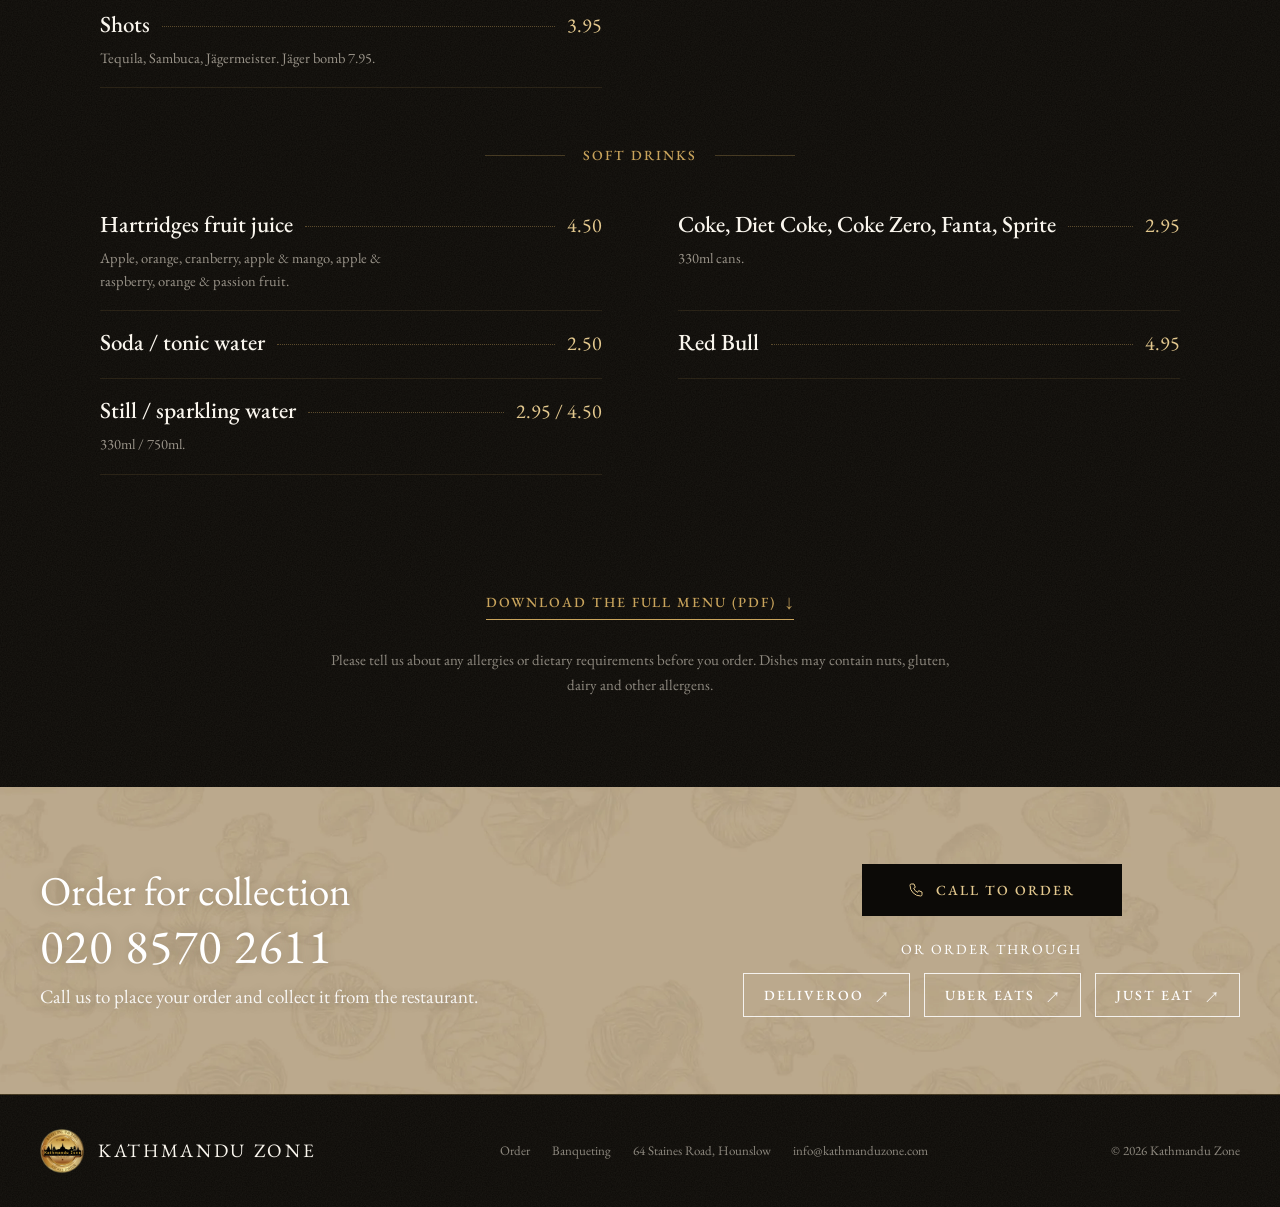
<file: menu.html>
<!DOCTYPE html>
<html lang="en-GB">
<head>
<meta charset="utf-8">
<meta name="viewport" content="width=device-width, initial-scale=1">
<title>Menu | Kathmandu Zone, Hounslow</title>
<meta name="description" content="The Kathmandu Zone menu: freshly made momo, Nepali Newari specials, thukpa, tandoori grills, Himalayan curries, noodles, rice, cocktails and more.">
<meta name="theme-color" content="#0c0a07">
<link rel="canonical" href="https://www.kathmanduzone.com/menu.html">
<meta property="og:type" content="website">
<meta property="og:site_name" content="Kathmandu Zone">
<meta property="og:locale" content="en_GB">
<meta property="og:url" content="https://www.kathmanduzone.com/menu.html">
<meta property="og:title" content="Menu | Kathmandu Zone, Hounslow">
<meta property="og:description" content="Freshly made momo, Newari specials, thukpa, tandoori grills, Himalayan curries, noodles, rice and cocktails.">
<meta property="og:image" content="https://www.kathmanduzone.com/images/og-image.jpg">
<meta property="og:image:width" content="1200">
<meta property="og:image:height" content="630">
<meta name="twitter:card" content="summary_large_image">
<link rel="icon" href="favicon.ico" sizes="48x48">
<link rel="icon" type="image/png" sizes="32x32" href="favicon-32.png">
<link rel="icon" type="image/png" sizes="192x192" href="favicon-192.png">
<link rel="apple-touch-icon" href="apple-touch-icon.png">
<link rel="preconnect" href="https://fonts.googleapis.com">
<link rel="preconnect" href="https://fonts.gstatic.com" crossorigin>
<link href="https://fonts.googleapis.com/css2?family=EB+Garamond:ital,wght@0,400;0,500;0,600;1,400&display=swap" rel="stylesheet">
<link rel="stylesheet" href="css/style.css">
</head>
<body class="dark">

<!-- ============ HEADER ============ -->
<header class="site-header" id="top">
  <div class="header-inner">
    <nav class="nav" id="nav" aria-label="Main">
      <a href="menu.html" aria-current="page">Menu</a>
      <a href="#order">Order<span class="nav-extra-inline"> online</span></a>
      <a href="index.html#banqueting">Banqueting</a>
      <a href="index.html#find-us" class="nav-desk">Find us</a>
      <a href="https://reservations.redrockrep.co.uk/book/kathmandu-zone" target="_blank" rel="noopener" class="nav-extra">Book a table</a>
      <a href="tel:02085702611" class="nav-extra nav-call">Call for collection</a>
    </nav>
    <a href="index.html" class="brand" aria-label="Kathmandu Zone home"><img src="images/logo.webp" alt="Kathmandu Zone" width="62" height="62"></a>
    <div class="header-actions">
      <a href="tel:02085702611" class="header-phone">020 8570 2611</a>
      <a href="https://reservations.redrockrep.co.uk/book/kathmandu-zone" target="_blank" rel="noopener" class="btn">Book a table</a>
    </div>
    <button class="menu-toggle" aria-label="Open menu" aria-expanded="false" aria-controls="nav"><span></span></button>
  </div>
</header>

<main>
  <section class="page-hero">
    <div class="bg" aria-hidden="true"><img src="images/hero-momo.webp" alt="" width="1920" height="1080"></div>
    <div>
      <h1 class="rise" style="--d:.3s">Menu</h1>
      <p class="rise" style="--d:.5s">Made with passion, served with pride</p>
    </div>
  </section>

  <nav class="menu-tabs" aria-label="Menu sections"><ul></ul></nav>

  <div class="menu-intro">
    <div class="container">
      <p>Alongside our Nepalese dishes you’ll find Indian and Indo-Chinese favourites. Curries can be made medium, hot or extra hot.</p>
      <div class="legend">
        <span><span class="tag v">V</span> Vegetarian</span>
        <span><span class="tag sig">Chef’s special</span> Recommended by the chef</span>
        <span><span class="tag new">New</span> New dish</span>
      </div>
    </div>
  </div>

  <div id="menu-root"></div>

  <section class="menu-cta">
    <div class="container">
      <p class="reveal"><a href="assets/kathmandu-zone-menu.pdf" class="text-link" target="_blank" rel="noopener">Download the full menu (PDF) <span class="arrow">↓</span></a></p>
      <p class="allergy reveal">Please tell us about any allergies or dietary requirements before you order. Dishes may contain nuts, gluten, dairy and other allergens.</p>
    </div>
  </section>

  <!-- ============ ORDER ============ -->
  <section class="order tan" id="order">
    <div class="container order-inner">
      <div class="order-main reveal">
        <h2>Order for collection</h2>
        <a href="tel:02085702611" class="order-call">020 8570 2611</a>
        <p class="order-note">Call us to place your order and collect it from the restaurant.</p>
      </div>
      <div class="order-actions reveal" style="--d:.1s">
        <a href="tel:02085702611" class="btn ink-solid">
          <svg viewBox="0 0 24 24" aria-hidden="true"><path d="M5 3h4l2 5-2.5 1.5a11 11 0 0 0 6 6L16 13l5 2v4a2 2 0 0 1-2 2A16 16 0 0 1 3 5a2 2 0 0 1 2-2"/></svg>
          Call to order
        </a>
        <p>Or order through</p>
        <div class="apps">
          <a href="https://deliveroo.co.uk/menu/london/hounslow-central/kathmandu-zone/?fulfillment_type=COLLECTION" target="_blank" rel="noopener" class="btn light">Deliveroo <span class="arrow">↗</span></a>
          <a href="https://www.ubereats.com/gb/store/kathmandu-zone/TPVzBH1LQAWaYsSyWH07yw?diningMode=PICKUP" target="_blank" rel="noopener" class="btn light">Uber Eats <span class="arrow">↗</span></a>
          <a href="https://www.just-eat.co.uk/restaurants-kathmandu-zone-new-hounslow/menu?serviceType=collection" target="_blank" rel="noopener" class="btn light">Just Eat <span class="arrow">↗</span></a>
        </div>
      </div>
    </div>
  </section>
</main>

<footer class="site-footer dark deep">
  <div class="container footer-inner">
    <a href="index.html" class="footer-brand"><img src="images/logo.webp" alt="" width="44" height="44" loading="lazy"><span>Kathmandu Zone</span></a>
    <div class="footer-links">
      <a href="#order">Order</a>
      <a href="index.html#banqueting">Banqueting</a>
      <a href="index.html#find-us">64 Staines Road, Hounslow</a>
      <a href="mailto:info@kathmanduzone.com">info@kathmanduzone.com</a>
    </div>
    <span>© <span data-year>2026</span> Kathmandu Zone</span>
  </div>
</footer>

<div class="call-bar" aria-label="Quick actions">
  <a href="https://reservations.redrockrep.co.uk/book/kathmandu-zone" target="_blank" rel="noopener">Book a table</a>
  <a href="tel:02085702611">Call to order</a>
</div>

<script src="js/menu-data.js"></script>
<script src="js/main.js"></script>
</body>
</html>
</file>
<file: css/style.css>
/* ==========================================================================
   Kathmandu Zone styles
   Black & gold, textured surfaces, quiet motion.
   ========================================================================== */

:root {
  --black: #0c0a07;
  --night: #0f0d09;
  --night-2: #18150f;
  --gold: #c9a45c;
  --gold-light: #e4c98f;
  --gold-deep: #94702f;
  --cream: #f3ebdc;
  --ivory: #faf6ee;
  --ink: #221b12;
  --ink-soft: #5d5040;
  --line-dark: rgba(201, 164, 92, .28);
  --line-light: rgba(34, 27, 18, .16);

  --serif: "EB Garamond", Garamond, Georgia, serif;
  --sans: var(--serif); /* one typeface throughout */

  --ease: cubic-bezier(.22, .61, .36, 1);
  --container: 1200px;
  --header-h: 96px;

  /* textures (as Kessa): fine grain, paper fibres, soft clouds */
  --grain-dark: url("data:image/svg+xml,%3Csvg xmlns='http://www.w3.org/2000/svg' width='240' height='240'%3E%3Cfilter id='n'%3E%3CfeTurbulence type='fractalNoise' baseFrequency='.8' numOctaves='3' stitchTiles='stitch'/%3E%3CfeColorMatrix values='0 0 0 0 1 0 0 0 0 .9 0 0 0 0 .7 0 0 0 .06 0'/%3E%3C/filter%3E%3Crect width='100%25' height='100%25' filter='url(%23n)'/%3E%3C/svg%3E");
  --clouds-dark: url("data:image/svg+xml,%3Csvg xmlns='http://www.w3.org/2000/svg' width='600' height='600'%3E%3Cfilter id='c'%3E%3CfeTurbulence type='fractalNoise' baseFrequency='.005' numOctaves='4' seed='11' stitchTiles='stitch'/%3E%3CfeColorMatrix values='0 0 0 0 .79 0 0 0 0 .64 0 0 0 0 .36 0 0 0 .055 0'/%3E%3C/filter%3E%3Crect width='100%25' height='100%25' filter='url(%23c)'/%3E%3C/svg%3E");
  --grain: url("data:image/svg+xml,%3Csvg xmlns='http://www.w3.org/2000/svg' width='240' height='240'%3E%3Cfilter id='n'%3E%3CfeTurbulence type='fractalNoise' baseFrequency='.8' numOctaves='3' stitchTiles='stitch'/%3E%3CfeColorMatrix values='0 0 0 0 .36 0 0 0 0 .27 0 0 0 0 .15 0 0 0 .12 0'/%3E%3C/filter%3E%3Crect width='100%25' height='100%25' filter='url(%23n)'/%3E%3C/svg%3E");
  --fibres: url("data:image/svg+xml,%3Csvg xmlns='http://www.w3.org/2000/svg' width='400' height='400'%3E%3Cfilter id='f'%3E%3CfeTurbulence type='fractalNoise' baseFrequency='.9 .045' numOctaves='2' seed='8' stitchTiles='stitch'/%3E%3CfeColorMatrix values='0 0 0 0 .4 0 0 0 0 .3 0 0 0 0 .16 0 0 0 .1 0'/%3E%3C/filter%3E%3Crect width='100%25' height='100%25' filter='url(%23f)'/%3E%3C/svg%3E");
}

*, *::before, *::after { box-sizing: border-box; }
html { scroll-behavior: smooth; scroll-padding-top: var(--header-h); }
html:has(.menu-tabs) { scroll-padding-top: calc(var(--header-h) + 56px); }
body {
  margin: 0;
  font-family: var(--sans);
  font-weight: 400;
  font-size: 19px;
  line-height: 1.65;
  color: var(--ink);
  background: var(--black);
  -webkit-font-smoothing: antialiased;
  overflow-x: hidden;
}
img, video { max-width: 100%; display: block; }
a { color: inherit; text-decoration: none; }
h1, h2, h3, h4 { font-family: var(--serif); font-weight: 500; margin: 0; line-height: 1.08; }
p { margin: 0 0 1.1em; }
address { font-style: normal; }
.container { width: min(var(--container), 100% - 48px); margin-inline: auto; }
.sr-only { position: absolute; width: 1px; height: 1px; overflow: hidden; clip: rect(0 0 0 0); white-space: nowrap; }

/* --- Surfaces ------------------------------------------------------------ */
.dark {
  color: rgba(243, 235, 220, .82);
  background-color: var(--black);
  background-image: var(--grain-dark);
}
.dark.deep { background-color: var(--black); }
.dark h1, .dark h2, .dark h3 { color: var(--ivory); }
.paper {
  background-color: var(--cream);
  background-image: var(--fibres), var(--grain);
}
.paper.ivory { background-color: var(--ivory); }
.paper h2, .paper h3 { color: var(--ink); }

/* --- Type helpers -------------------------------------------------------- */
.title { font-size: clamp(38px, 5vw, 64px); font-weight: 400; letter-spacing: -.005em; margin-bottom: 26px; }
.lede { font-size: clamp(17px, 1.3vw, 19px); max-width: 560px; }
.center { text-align: center; }
.center .lede { margin-inline: auto; }
.section { padding: clamp(90px, 11vw, 150px) 0; position: relative; }

/* --- Buttons ------------------------------------------------------------- */
.btn {
  --b: var(--gold);
  display: inline-flex; align-items: center; justify-content: center; gap: 12px;
  min-height: 52px; padding: 0 30px;
  font-family: var(--sans); font-size: 14px; font-weight: 500;
  letter-spacing: .14em; text-transform: uppercase;
  border: 1px solid var(--b); color: var(--gold-light);
  position: relative; overflow: hidden; isolation: isolate;
  transition: color .45s var(--ease), border-color .45s var(--ease);
}
.btn::before {
  content: ""; position: absolute; inset: 0; z-index: -1;
  background: var(--gold); transform: scaleX(0); transform-origin: right;
  transition: transform .55s var(--ease);
}
.btn:hover::before, .btn:focus-visible::before { transform: scaleX(1); transform-origin: left; }
.btn:hover, .btn:focus-visible { color: var(--black); }
.btn.solid { background: var(--gold); color: var(--black); }
.btn.solid::before { background: var(--gold-light); }
.btn.ink { --b: var(--ink); color: var(--ink); }
.btn.ink::before { background: var(--ink); }
.btn.ink:hover, .btn.ink:focus-visible { color: var(--ivory); }
.btn svg { width: 16px; height: 16px; fill: none; stroke: currentColor; stroke-width: 1.5; flex: none; }

.text-link {
  display: inline-flex; align-items: center; gap: 10px;
  font-size: 14px; font-weight: 500; letter-spacing: .14em; text-transform: uppercase;
  color: var(--gold-deep); padding-bottom: 6px;
  background: linear-gradient(currentColor, currentColor) left bottom / 100% 1px no-repeat;
  transition: background-size .5s var(--ease);
}
.dark .text-link { color: var(--gold); }
.text-link:hover { background-size: 30% 1px; }
.text-link .arrow { transition: transform .4s var(--ease); }
.text-link:hover .arrow { transform: translateX(5px); }

/* --- Header -------------------------------------------------------------- */
.site-header {
  position: fixed; inset: 0 0 auto; z-index: 50; height: var(--header-h);
  color: var(--ivory);
  transition: background-color .5s var(--ease), border-color .5s var(--ease), height .5s var(--ease);
  border-bottom: 1px solid transparent;
}
.site-header.scrolled, .site-header.solid {
  background-color: rgba(12, 10, 7, .94);
  background-image: var(--grain-dark);
  border-bottom-color: var(--line-dark);
  backdrop-filter: blur(8px);
}
.header-inner {
  height: 100%; display: grid; grid-template-columns: 1fr auto 1fr; align-items: center; gap: 24px;
  width: min(1360px, 100% - 48px); margin-inline: auto;
}
.nav { display: flex; gap: 34px; }
.nav a, .header-phone {
  font-size: 14px; font-weight: 400; letter-spacing: .14em; text-transform: uppercase;
  position: relative; padding: 6px 0; color: rgba(250, 246, 238, .86); transition: color .3s;
}
.nav a::after {
  content: ""; position: absolute; left: 0; right: 0; bottom: 0; height: 1px; background: var(--gold);
  transform: scaleX(0); transition: transform .45s var(--ease);
}
.nav a:hover, .nav a[aria-current="page"], .header-phone:hover { color: var(--gold-light); }
.nav a:hover::after, .nav a[aria-current="page"]::after { transform: scaleX(1); }
.brand { display: block; width: 84px; transition: width .5s var(--ease), opacity .5s; }
.brand img { width: 100%; height: auto; }
@media (min-width: 901px) { .site-header.scrolled .brand { width: 70px; } }
.header-actions { display: flex; justify-content: flex-end; align-items: center; gap: 28px; }
.header-actions .btn { min-height: 42px; padding: 0 22px; font-size: 14px; }
.menu-toggle { display: none; }



/* --- Hero (after Dishoom) ------------------------------------------------- */
.hero {
  position: relative; height: 100vh; height: 100svh; min-height: 620px;
  display: grid; place-items: center; text-align: center; overflow: hidden;
  background: var(--black); color: var(--ivory);
}
.hero-media { position: absolute; inset: 0; overflow: hidden; }
.hero-media video, .hero-media img {
  position: absolute; inset: -3%; width: 106%; height: 106%; object-fit: cover;
  filter: brightness(.55);
  animation: drift 26s ease-in-out infinite alternate;
}
@keyframes drift { from { transform: scale(1); } to { transform: scale(1.08) translateY(-1.5%); } }
.hero::after {
  content: ""; position: absolute; inset: 0; pointer-events: none;
  background:
    radial-gradient(ellipse 60% 55% at 50% 48%, rgba(12, 10, 7, .25), rgba(12, 10, 7, .78)),
    linear-gradient(to bottom, rgba(12, 10, 7, .55), transparent 22%, transparent 70%, rgba(12, 10, 7, .9)),
    var(--grain-dark);
}
.hero-content { position: relative; z-index: 2; padding: 90px 24px 120px; }
.hero h1 {
  font-size: clamp(44px, 7.4vw, 108px); font-weight: 400; letter-spacing: .08em; text-transform: uppercase;
  color: var(--ivory); line-height: 1;
}
.hero-sub {
  margin: 22px auto 42px; max-width: 620px; text-wrap: balance;
  font-size: clamp(19px, 1.7vw, 23px); color: var(--gold-light); letter-spacing: .02em;
}
.hero-ctas { display: flex; flex-wrap: wrap; gap: 16px; justify-content: center; }
.hero-ctas .btn { min-width: 250px; }
.hero-ctas .btn small { font-size: inherit; letter-spacing: .16em; opacity: .8; font-weight: 400; }

.hero-bar {
  position: absolute; left: 0; right: 0; bottom: 0; z-index: 3;
  border-top: 1px solid var(--line-dark);
  background: rgba(12, 10, 7, .55); backdrop-filter: blur(6px);
}
.hero-bar ul {
  list-style: none; margin: 0 auto; padding: 0; display: flex; justify-content: center; flex-wrap: wrap;
}
.hero-bar li { display: flex; align-items: center; }
.hero-bar li + li::before { content: "◆"; font-size: 6px; color: var(--gold); margin: 0 4px; }
.hero-bar a {
  display: block; padding: 17px 22px;
  font-size: 14px; letter-spacing: .14em; text-transform: uppercase; color: rgba(250, 246, 238, .78);
  transition: color .3s;
}
.hero-bar a:hover { color: var(--gold-light); }


/* --- Ornaments ----------------------------------------------------------- */
.skyline { width: min(560px, 90%); margin: 0 auto 46px; color: var(--gold-deep); }
.dark .skyline { color: var(--gold); }
.skyline svg { width: 100%; height: auto; overflow: visible; }
.skyline path, .skyline line, .skyline circle, .skyline rect {
  fill: none; stroke: currentColor; stroke-width: 1.1; stroke-linecap: round; stroke-linejoin: round;
  vector-effect: non-scaling-stroke;
}
.skyline .draw { stroke-dasharray: var(--len, 1200); stroke-dashoffset: var(--len, 1200); transition: stroke-dashoffset 2.8s var(--ease); }
.skyline .flag { fill: currentColor; stroke: none; opacity: 0; transition: opacity .8s ease 1.8s; }
.skyline.drawn .draw { stroke-dashoffset: 0; }
.skyline.drawn .flag { opacity: .55; }

.rule {
  display: flex; align-items: center; justify-content: center; gap: 14px; color: var(--gold);
  margin: 0 auto;
}
.rule::before, .rule::after { content: ""; height: 1px; width: 70px; background: linear-gradient(90deg, transparent, currentColor); }
.rule::after { transform: scaleX(-1); }
.rule span { font-size: 8px; }

/* --- Story --------------------------------------------------------------- */
.story .quote {
  font-size: clamp(34px, 4.4vw, 58px); font-weight: 400; line-height: 1.12;
  max-width: 900px; margin: 0 auto 40px; text-wrap: balance;
}
.story-body { max-width: 680px; margin: 0 auto; color: var(--ink-soft); }
.story-body p { break-inside: avoid; }
.story-meta { margin-top: 44px; }

.section-head { text-align: center; margin-bottom: clamp(60px, 7vw, 96px); }
.section-head h2 { font-size: clamp(32px, 3.4vw, 44px); font-weight: 400; letter-spacing: .08em; text-transform: uppercase; margin-bottom: 18px; }

/* --- Feature rows (after Kutir) ----------------------------------------- */
.feature { display: grid; grid-template-columns: 1fr 1fr; gap: clamp(40px, 7vw, 110px); align-items: center; }
.feature + .feature { margin-top: clamp(90px, 10vw, 140px); }
.feature.flip .feature-media { order: 2; }
.feature-text { max-width: 470px; }
.feature-text .title { margin-bottom: 26px; }
.feature-text p { color: rgba(243, 235, 220, .74); }
.feature-text .feature-price:last-child { margin-bottom: 0; }
.feature-price {
  display: flex; align-items: baseline; gap: 14px; margin: 30px 0 34px; padding: 18px 0;
  border-top: 1px solid var(--line-dark); border-bottom: 1px solid var(--line-dark);
  font-family: var(--serif); font-size: 22px; color: var(--ivory);
}
.feature-price::after { content: ""; flex: 1; order: 1; border-bottom: 1px dotted rgba(201, 164, 92, .45); transform: translateY(-5px); }
.feature-price b { order: 2; font-weight: 500; color: var(--gold-light); }

.feature-media { position: relative; }
/* portrait video in a framed panel: thin gold inset line, echoing the menu's borders */
.video-frame {
  position: relative; width: min(440px, 100%); aspect-ratio: 4 / 5; margin-inline: auto;
  overflow: hidden; background: var(--black);
}
.video-frame video, .video-frame img { width: 100%; height: 100%; object-fit: cover; }
.video-frame video { object-position: 50% 62%; }
.video-frame.square { aspect-ratio: 1; width: min(500px, 100%); }
.video-frame.square::after { display: none; }
.video-frame::after {
  content: ""; position: absolute; inset: 14px; border: 1px solid rgba(228, 201, 143, .55); pointer-events: none;
}
.wide-frame { position: relative; overflow: hidden; aspect-ratio: 5 / 4; }
.wide-frame img { width: 100%; height: 112%; object-fit: cover; will-change: transform; }
.inset-img {
  position: absolute; width: 44%; right: -6%; bottom: -12%; aspect-ratio: 1; overflow: hidden;
  border: 8px solid var(--night); box-shadow: 0 30px 60px -20px rgba(0, 0, 0, .9);
}
.inset-img img { width: 100%; height: 100%; object-fit: cover; }

/* dish strip */
.dishes { display: grid; grid-template-columns: repeat(3, 1fr); gap: 28px; margin-top: clamp(70px, 8vw, 110px); }
.dishes-link { text-align: center; margin-top: 40px; }
.dishes-link + .feature { margin-top: clamp(90px, 10vw, 140px); }
.dish { color: inherit; }
.dish-img { aspect-ratio: 4 / 5; overflow: hidden; margin-bottom: 20px; background: var(--black); }
.dish-img img { width: 100%; height: 100%; object-fit: cover; transition: transform 1.4s var(--ease), filter 1.4s var(--ease); filter: brightness(.92); }
.dish:hover .dish-img img { transform: scale(1.05); filter: brightness(1); }
.dish h3 { font-size: 26px; font-weight: 400; display: flex; justify-content: space-between; gap: 12px; align-items: baseline; }
.dish h3 span { font-size: 19px; color: var(--gold-light); }
.dish p { font-size: 15px; margin: 6px 0 0; color: rgba(243, 235, 220, .6); }
.signature-foot { text-align: center; margin-top: 70px; }

/* --- Order --------------------------------------------------------------- */
.order { padding: clamp(56px, 6vw, 80px) 0; color: #fff; }
.order-inner { display: grid; grid-template-columns: 1fr auto; gap: 40px 70px; align-items: center; }
.order h2 { font-size: clamp(30px, 3.2vw, 42px); font-weight: 400; color: #fff; }
.order-call {
  display: inline-block; font-size: clamp(34px, 3.8vw, 50px); line-height: 1.1; color: #fff;
  letter-spacing: .03em; margin: 6px 0 8px; transition: color .4s;
}
.order-call:hover { color: var(--ink); }
.order-note { margin: 0; color: rgba(255, 255, 255, .9); }
.order h2, .order-call, .order-note { text-shadow: 0 1px 12px rgba(60, 42, 18, .25); }
.order-actions { text-align: center; }
.order-actions > p { margin: 22px 0 12px; font-size: 14px; letter-spacing: .14em; text-transform: uppercase; color: #fff; }
.order .apps .btn { min-width: 0; padding: 0 20px; min-height: 44px; }
.btn.ink-solid { --b: var(--black); background: var(--black); color: var(--gold-light); min-width: 260px; }
.btn.ink-solid::before { background: var(--night-2); }
.btn.ink-solid:hover, .btn.ink-solid:focus-visible { color: var(--gold-light); }
.apps { display: flex; justify-content: center; gap: 14px; flex-wrap: wrap; }
.apps .btn { min-width: 190px; min-height: 48px; font-size: 14px; }
.apps .btn .arrow { transition: transform .4s var(--ease); }
.apps .btn:hover .arrow { transform: translate(3px, -3px); }

/* --- Banqueting ---------------------------------------------------------- */
.banquet-grid { display: grid; grid-template-columns: 1.05fr 1fr; gap: clamp(40px, 7vw, 110px); align-items: center; }
.collage { position: relative; padding: 0 0 14% 0; max-width: 560px; }
.collage .a { width: min(440px, 100%); aspect-ratio: 4 / 5; margin: 0; box-shadow: 0 40px 80px -30px rgba(34, 27, 18, .5); }
.collage .b {
  position: absolute; right: 0; bottom: 0; width: 52%; aspect-ratio: 4 / 3; overflow: hidden;
  border: 10px solid var(--ivory); box-shadow: 0 30px 60px -24px rgba(34, 27, 18, .45);
}
.collage img { width: 100%; height: 100%; object-fit: cover; }
.banquet-text .title { margin-bottom: 34px; }
.banquet-text p { color: var(--ink-soft); }
.occasions { list-style: none; padding: 0; margin: 30px 0 38px; display: grid; grid-template-columns: 1fr 1fr; border-top: 1px solid var(--line-light); }
.occasions li {
  padding: 14px 0; border-bottom: 1px solid var(--line-light);
  font-family: var(--serif); font-size: 21px; color: var(--ink); display: flex; align-items: center; gap: 12px;
}
.occasions li::before { content: "◆"; font-size: 7px; color: var(--gold-deep); }
.banquet-ctas { display: flex; flex-wrap: wrap; gap: 26px; align-items: center; }

/* --- Book (placeholder) -------------------------------------------------- */
.book { position: relative; overflow: hidden; color: rgba(243, 235, 220, .8); background: var(--black); }
.book-bg { position: absolute; inset: -10% 0; }
.book-bg img { width: 100%; height: 100%; object-fit: cover; opacity: .32; will-change: transform; }
.book::before {
  content: ""; position: absolute; inset: 0; z-index: 1;
  background: linear-gradient(to bottom, var(--black), rgba(12, 10, 7, .35) 35%, rgba(12, 10, 7, .55) 70%, var(--black)), var(--grain-dark);
}
.book .container { position: relative; z-index: 2; }
.book h2 { color: var(--ivory); }
.book-panel {
  max-width: 620px; margin: 0 auto; padding: clamp(20px, 3vw, 32px) clamp(12px, 3vw, 28px);
  background-color: var(--ivory); background-image: var(--fibres), var(--grain);
  box-shadow: 0 40px 90px -30px rgba(0, 0, 0, .85);
}
.book-panel p { margin-bottom: 28px; }
.book-call { margin: 26px 0 0; font-size: 16px; color: rgba(243, 235, 220, .7); }
.book-call a { color: var(--gold-light); border-bottom: 1px solid rgba(228, 201, 143, .5); }

/* --- Reviews (after the testimonials band on the old site) ------------- */
/* tan sketch band (from the old site), used by Order and Reviews */
.tan { position: relative; color: #fff; background: #cdbc9e url("../images/testimonials-bg.webp") center / cover no-repeat; }
.tan::before { content: ""; position: absolute; inset: 0; background: rgba(70, 52, 26, .14); pointer-events: none; }
.tan .container { position: relative; }
.testimonials {
  position: relative; color: #fff; padding: clamp(80px, 9vw, 120px) 0;
  background: var(--black) url("../images/testimonials-dark.webp") center / cover no-repeat;
}
.testimonials .container { position: relative; }
.testimonials .t-rule { background: var(--gold); }
.testimonials h2 { font-size: clamp(36px, 4.4vw, 54px); font-weight: 400; letter-spacing: .1em; text-transform: uppercase; color: #fff; }
.t-rule { display: block; width: 64px; height: 3px; background: #fff; margin: 26px auto 0; }
.testimonials h2 { text-shadow: 0 1px 12px rgba(60, 42, 18, .25); }
.reviews-widget { margin-top: 44px; min-height: 120px; text-align: left; }
.btn.light { --b: rgba(255, 255, 255, .85); color: #fff; }
.btn.light::before { background: #fff; }
.btn.light:hover, .btn.light:focus-visible { color: var(--ink); }

/* --- Find us (after Kabab Zarzour) -------------------------------------- */
.find-us { padding: clamp(90px, 10vw, 130px) 0 0; text-align: center; }
#banqueting + .find-us { padding-top: 0; }
#banqueting + .find-us .container { border-top: 1px solid var(--line-light); padding-top: clamp(80px, 9vw, 120px); }
#signature + .testimonials { padding-top: 0; }
#signature + .testimonials .container { border-top: 1px solid var(--line-dark); padding-top: clamp(80px, 9vw, 110px); }
.find-address { font-family: var(--serif); font-size: clamp(26px, 2.8vw, 34px); line-height: 1.25; color: var(--ink); margin: 6px 0 16px; }
.find-cols { display: grid; grid-template-columns: repeat(3, 1fr); max-width: 900px; margin: 54px auto 0; }
.find-col { padding: 10px 24px; }
.find-col + .find-col { border-left: 1px solid var(--line-light); }
.find-col h3 { font-family: var(--sans); font-weight: 500; font-size: 14px; letter-spacing: .14em; text-transform: uppercase; color: var(--gold-deep); margin-bottom: 14px; }
.find-col p { margin: 0; font-family: var(--serif); font-size: 22px; line-height: 1.35; }
.find-phone { font-family: var(--serif); font-size: clamp(26px, 2.6vw, 32px); color: var(--ink); transition: color .3s; }
.find-phone:hover { color: var(--gold-deep); }
.socials { display: flex; gap: 12px; justify-content: center; }
.socials a {
  width: 44px; height: 44px; display: grid; place-items: center; border-radius: 50%;
  border: 1px solid currentColor; color: var(--ink-soft); transition: color .3s, background-color .3s, border-color .3s;
}
.socials a:hover { background: var(--ink); border-color: var(--ink); color: var(--gold-light); }
.socials svg { width: 17px; height: 17px; fill: currentColor; }
.find-map { height: 440px; position: relative; margin-top: 70px; border-top: 1px solid var(--line-light); }
.find-map iframe { position: absolute; inset: 0; width: 100%; height: 100%; border: 0; filter: grayscale(.85) sepia(.25) contrast(.95); transition: filter .6s; }
.find-map:hover iframe { filter: none; }

/* --- Footer (small) ------------------------------------------------------ */
.site-footer { padding: 34px 0; font-size: 13px; color: rgba(243, 235, 220, .55); border-top: 1px solid var(--line-dark); }
.footer-inner { display: flex; align-items: center; justify-content: space-between; gap: 24px; flex-wrap: wrap; }
.footer-brand { display: flex; align-items: center; gap: 14px; }
.footer-brand img { width: 44px; height: 44px; }
.footer-brand span { font-family: var(--serif); font-size: 19px; letter-spacing: .14em; text-transform: uppercase; color: var(--ivory); }
.footer-links { display: flex; gap: 22px; flex-wrap: wrap; }
.footer-links a { transition: color .3s; }
.footer-links a:hover { color: var(--gold-light); }
.site-footer .socials a { width: 34px; height: 34px; color: rgba(243, 235, 220, .6); border-color: rgba(201, 164, 92, .3); }
.site-footer .socials a:hover { background: var(--gold); border-color: var(--gold); color: var(--black); }
.site-footer .socials svg { width: 14px; height: 14px; }

/* --- Mobile call bar ----------------------------------------------------- */
.call-bar { display: none; }

/* --- Reveal motion ------------------------------------------------------- */
.reveal { opacity: 0; transform: translateY(28px); transition: opacity 1.1s var(--ease), transform 1.1s var(--ease); transition-delay: var(--d, 0s); }
.reveal.in { opacity: 1; transform: none; }
.reveal-img { clip-path: inset(12% 12% 12% 12%); transition: clip-path 1.5s var(--ease); }
.reveal-img.in { clip-path: inset(0 0 0 0); }

.hero .rise { opacity: 0; transform: translateY(22px); animation: rise 1.4s var(--ease) forwards; animation-delay: var(--d, 0s); }
@keyframes rise { to { opacity: 1; transform: none; } }

/* ==========================================================================
   Menu page
   ========================================================================== */
.page-hero {
  position: relative; min-height: 62vh; display: grid; place-items: center; text-align: center;
  padding: calc(var(--header-h) + 60px) 24px 90px; overflow: hidden; background: var(--black); color: var(--ivory);
}
.page-hero .bg { position: absolute; inset: -6% 0; }
.page-hero .bg img { width: 100%; height: 100%; object-fit: cover; opacity: .42; animation: drift 30s ease-in-out infinite alternate; }
.page-hero::after { content: ""; position: absolute; inset: 0; background: linear-gradient(to bottom, rgba(12,10,7,.6), rgba(12,10,7,.4) 40%, var(--night)), var(--grain-dark); }
.page-hero > div { position: relative; z-index: 2; }
.page-hero h1 { font-size: clamp(60px, 10vw, 140px); font-weight: 400; letter-spacing: .08em; text-transform: uppercase; line-height: .95; }
.page-hero p { font-size: clamp(19px, 1.8vw, 23px); color: var(--gold-light); margin: 18px 0 0; }

.menu-tabs {
  position: sticky; top: var(--header-h); z-index: 30;
  background-color: rgba(12, 10, 7, .96); background-image: var(--grain-dark);
  border-top: 1px solid var(--line-dark); border-bottom: 1px solid var(--line-dark);
}
.menu-tabs ul {
  list-style: none; margin: 0 auto; padding: 0 24px; display: flex; gap: 6px;
  overflow-x: auto; scrollbar-width: none; max-width: 1360px;
}
.menu-tabs ul::-webkit-scrollbar { display: none; }
.menu-tabs li:first-child { margin-left: auto; }
.menu-tabs li:last-child { margin-right: auto; }
.menu-tabs a {
  display: block; padding: 18px 16px; white-space: nowrap;
  font-size: 14px; letter-spacing: .14em; text-transform: uppercase; color: rgba(243, 235, 220, .6);
  position: relative; transition: color .3s;
}
.menu-tabs a::after { content: ""; position: absolute; left: 16px; right: 16px; bottom: -1px; height: 1px; background: var(--gold); transform: scaleX(0); transition: transform .45s var(--ease); }
.menu-tabs a:hover, .menu-tabs a.active { color: var(--gold-light); }
.menu-tabs a.active::after { transform: scaleX(1); }

.menu-intro { padding: 70px 0 10px; text-align: center; }
.menu-intro p { max-width: 640px; margin: 0 auto 26px; color: rgba(243, 235, 220, .66); font-size: 15.5px; }
.legend { display: flex; justify-content: center; gap: 26px; flex-wrap: wrap; font-size: 14px; letter-spacing: .14em; text-transform: uppercase; color: rgba(243, 235, 220, .6); }
.legend span { display: inline-flex; align-items: center; gap: 8px; }

.menu-section { padding: 90px 0 30px; }
.menu-head { text-align: center; margin-bottom: 54px; }
.menu-head h2 { font-size: clamp(42px, 5vw, 66px); font-weight: 400; color: var(--ivory); }
.menu-head .note { max-width: 560px; margin: 16px auto 0; font-size: 15px; color: rgba(243, 235, 220, .6); }
.menu-group + .menu-group { margin-top: 60px; }
.menu-group h3 {
  display: flex; align-items: center; gap: 18px; justify-content: center;
  font-family: var(--sans); font-weight: 500; font-size: 14px; letter-spacing: .14em; text-transform: uppercase;
  color: var(--gold); margin-bottom: 30px;
}
.menu-group h3::before, .menu-group h3::after { content: ""; flex: 0 1 80px; height: 1px; background: var(--line-dark); }
.menu-list { display: grid; grid-template-columns: 1fr 1fr; column-gap: clamp(40px, 6vw, 96px); max-width: 1080px; margin: 0 auto; }
.item { padding: 16px 0 18px; border-bottom: 1px solid rgba(201, 164, 92, .12); }
.item-top { display: flex; align-items: baseline; gap: 12px; }
.item-name { font-family: var(--serif); font-size: 23px; font-weight: 500; color: var(--ivory); line-height: 1.2; }
.item-top::after { content: ""; flex: 1; order: 2; border-bottom: 1px dotted rgba(201, 164, 92, .4); transform: translateY(-5px); min-width: 20px; }
.item-price { order: 3; font-family: var(--serif); font-size: 20px; color: var(--gold-light); white-space: nowrap; }
.item-desc { margin: 4px 0 0; font-size: 14.5px; line-height: 1.6; color: rgba(243, 235, 220, .6); max-width: 46ch; }
.tag {
  display: inline-block; margin-left: 8px; vertical-align: middle; padding: 2px 7px 1px;
  font-family: var(--sans); font-size: 11px; font-weight: 500; letter-spacing: .1em; text-transform: uppercase;
  border: 1px solid currentColor; line-height: 1.5; transform: translateY(-2px);
}
.tag.v { color: #9fb57a; }
.tag.new { color: #e08a6b; }
.tag.sig { color: var(--gold); }
.menu-cta { padding: 80px 0 90px; text-align: center; }
.menu-cta .title { margin-bottom: 30px; }
.menu-cta .apps { margin-top: 22px; }
.allergy { font-size: 15px; color: rgba(243, 235, 220, .55); max-width: 640px; margin: 28px auto 0; }

/* ==========================================================================
   Responsive
   ========================================================================== */
@media (max-width: 1080px) {
  .nav { gap: 22px; }
  .header-phone { display: none; }
}

@media (max-width: 900px) {
  :root { --header-h: 78px; }
  .header-inner { grid-template-columns: auto 1fr auto; }
  .brand { width: 62px; }
  .header-actions .btn { display: none; }
  .menu-toggle {
    display: grid; place-items: center; width: 46px; height: 46px; margin-right: -10px;
    background: none; border: 0; color: var(--ivory); cursor: pointer; grid-column: 3;
  }
  .menu-toggle span, .menu-toggle span::before, .menu-toggle span::after {
    display: block; width: 24px; height: 1px; background: currentColor; position: relative; transition: transform .4s var(--ease), background-color .3s;
  }
  .menu-toggle span::before, .menu-toggle span::after { content: ""; position: absolute; left: 0; }
  .menu-toggle span::before { top: -7px; }
  .menu-toggle span::after { top: 7px; }
  .nav-open .menu-toggle span { background: transparent; }
  .nav-open .menu-toggle span::before { transform: translateY(7px) rotate(45deg); }
  .nav-open .menu-toggle span::after { transform: translateY(-7px) rotate(-45deg); }
  .header-actions { display: none; }
  .nav {
    position: fixed; inset: var(--header-h) 0 0; flex-direction: column; justify-content: center; align-items: center; gap: 30px;
    background-color: var(--black); background-image: var(--grain-dark);
    opacity: 0; visibility: hidden; transition: opacity .5s var(--ease), visibility .5s;
  }
  .nav a { font-family: var(--serif); font-size: 34px; letter-spacing: .04em; text-transform: none; }
  .nav .nav-extra { display: block; }
  .nav .nav-desk { display: none; }
  .nav .nav-call {
    margin-top: 14px; padding: 16px 34px; background: var(--gold); color: var(--black);
    font-family: var(--sans); font-size: 15px; letter-spacing: .14em; text-transform: uppercase;
  }
  .nav .nav-call::after { display: none; }
  .nav .nav-call:hover { color: var(--black); background: var(--gold-light); }
  .nav-open .nav { opacity: 1; visibility: visible; }
  .nav-open .site-header { background-color: var(--black); }

  .feature, .banquet-grid, .order-inner { grid-template-columns: 1fr; }
  .order-main { text-align: center; }
  .feature.flip .feature-media { order: 0; }
  /* banqueting on mobile: heading first, then the photos, then the details */
  .banquet-grid { row-gap: 0; }
  .banquet-text { display: contents; }
  .banquet-text .title { order: -1; margin-bottom: 34px; }
  .banquet-grid .collage { margin-bottom: 44px; }
  .feature-text { max-width: none; }
  .inset-img { right: 4%; }
  .dishes { grid-template-columns: 1fr; gap: 44px; max-width: 460px; margin-inline: auto; }
  .story-body { columns: 1; }
  .find-cols { grid-template-columns: 1fr; max-width: 420px; }
  .find-col { padding: 26px 0; }
  .find-col + .find-col { border-left: 0; border-top: 1px solid var(--line-light); }
  .menu-list { grid-template-columns: 1fr; }
  .hero-bar { display: none; }
  .call-bar {
    display: grid; grid-template-columns: 1fr 1fr; position: fixed; left: 0; right: 0; bottom: 0; z-index: 40;
    background: var(--black); border-top: 1px solid var(--line-dark);
    transform: translateY(100%); transition: transform .5s var(--ease);
  }
  .call-bar.show { transform: none; }
  .call-bar a { padding: 16px 10px; text-align: center; font-size: 14px; letter-spacing: .14em; text-transform: uppercase; color: var(--gold-light); }
  .call-bar a + a { background: var(--gold); color: var(--black); }
  body { padding-bottom: 0; }
  .site-footer { padding-bottom: 80px; }
}

@media (min-width: 901px) { .nav .nav-extra, .nav .nav-extra-inline { display: none; } }

@media (max-width: 560px) {
  body { font-size: 16px; }
  .container { width: calc(100% - 32px); }
  .header-inner { width: calc(100% - 32px); }
  .hero-ctas .btn { min-width: 0; width: 100%; }
  .hero-ctas { flex-direction: column; max-width: 320px; margin-inline: auto; }
  .occasions { grid-template-columns: 1fr; }
  .collage { padding: 0 8% 18% 0; }
  .apps .btn { min-width: 0; flex: 1 1 100%; }
  .order .apps { flex-wrap: nowrap; gap: 8px; }
  .order .apps .btn { flex: 1 1 0; padding: 0 4px; font-size: 13px; letter-spacing: .06em; }
  .order .apps .arrow { display: none; }
  .btn.ink-solid { min-width: 0; width: 100%; }
  .footer-inner { flex-direction: column; text-align: center; }
  .footer-links { justify-content: center; }
  .item-name { font-size: 21px; }
  .menu-tabs a { padding: 16px 12px; }
}

@media (prefers-reduced-motion: reduce) {
  *, *::before, *::after { animation: none !important; transition-duration: .01ms !important; }
  .reveal, .hero .rise { opacity: 1; transform: none; }
  .reveal-img { clip-path: none; }
  .skyline .draw { stroke-dashoffset: 0; }
  .skyline .flag { opacity: .55; }
  html { scroll-behavior: auto; }
}
</file>
